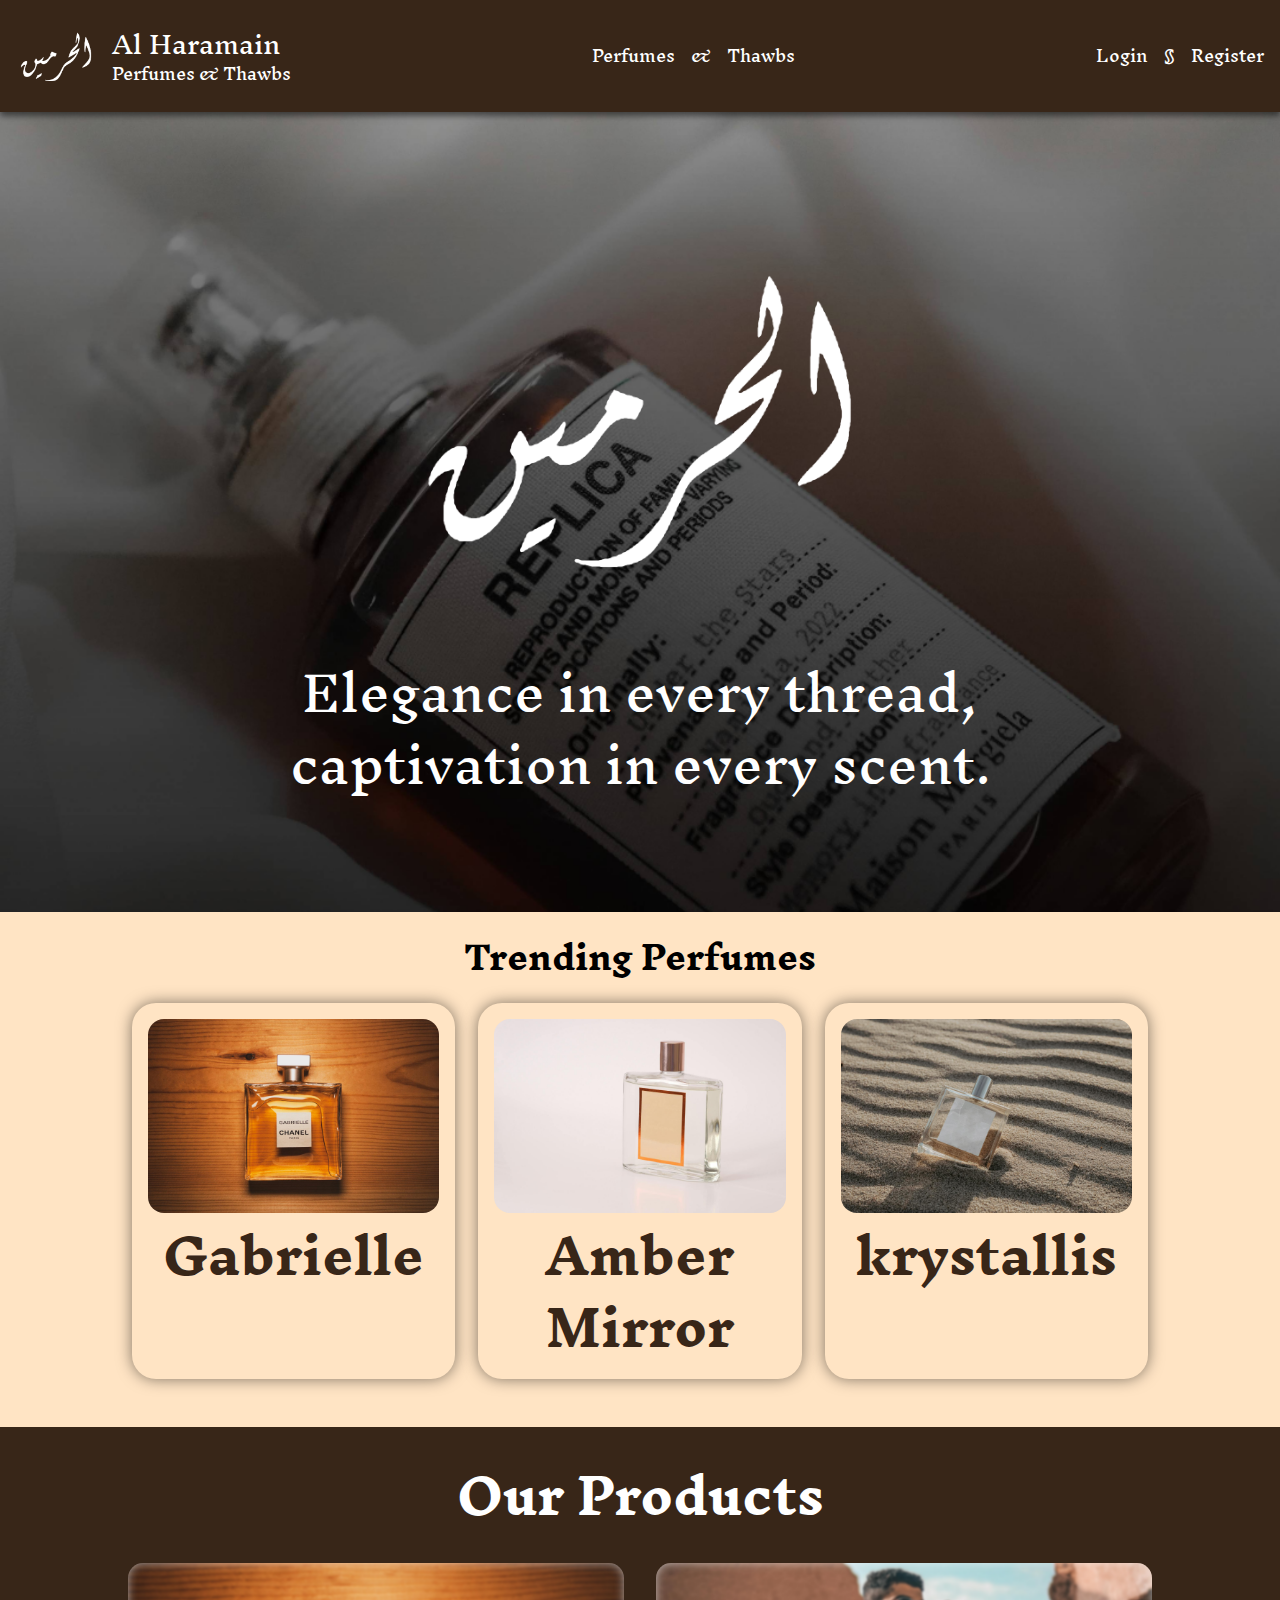
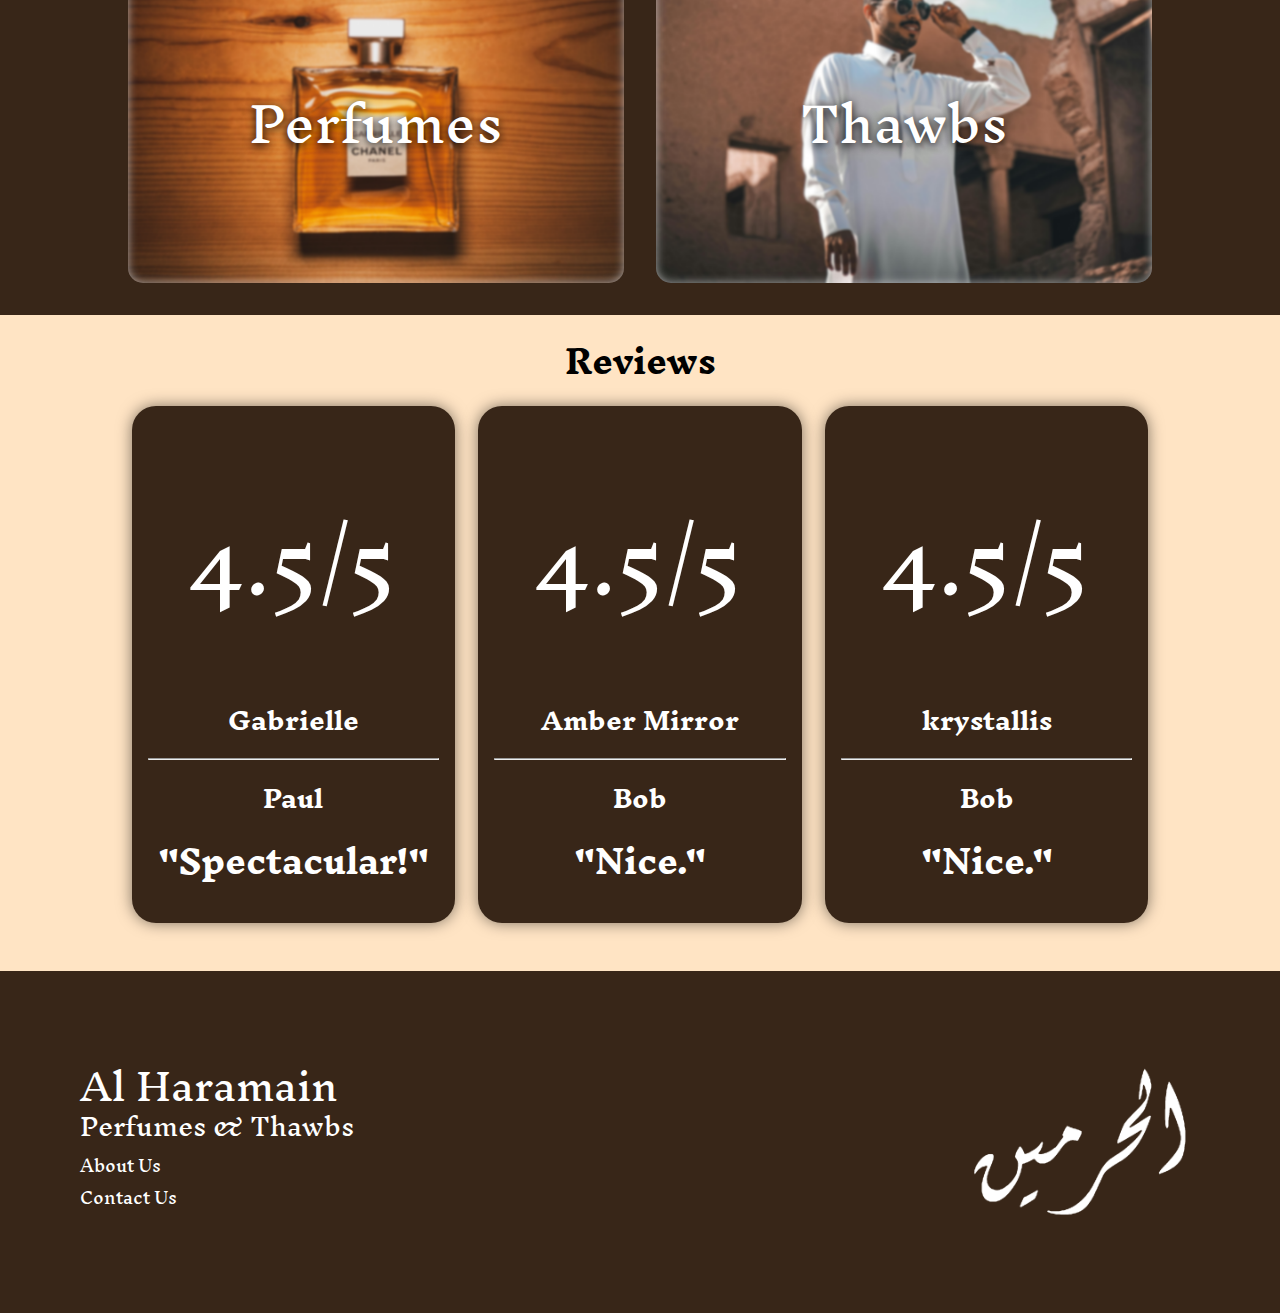
<file: index.html>
<!DOCTYPE html>
<html lang="en">
<head>
  <meta charset="UTF-8">
  <meta name="viewport" content="width=device-width, initial-scale=1.0">
  <title>Al Haramain Perfumes & Thawbs</title>
  <link rel="icon" type="image/x-icon" href="./assets/webTechProjLogo.png">
  <link href="https://fonts.googleapis.com/css2?family=Inknut+Antiqua:wght@400;700&display=swap" rel="stylesheet">
  <link rel="stylesheet" href="./CSS Files/headerFooter.css">
  <link rel="stylesheet" href="./CSS Files/index.css">
</head>
<body style="background-color: bisque; margin: 0;">
  <!-- Modular Header -->
  <header id="main-header">
    <a href="./index.html" class="logo-link">
      <div class="logo-container">
        <img src="./assets/webTechProjLogo.png" alt="Logo" class="logo">
        <div class="logo-text">
          <p class="title">Al Haramain</p>
          <p class="subtitle">Perfumes & Thawbs</p>
        </div>
      </div>
    </a>

    <!-- Hamburger Menu -->
    <div class="hamburger-menu" id="hamburger-menu">
      <span class="hamburger-icon">☰</span>
    </div>

    <!-- Navigation Links -->
    <nav class="nav-links" id="nav-links">
      <a href="./HTML Files/perfumeShop.html">Perfumes</a>
      <p>&</p>
      <a href="./HTML Files/thawbShop.html">Thawbs</a>
    </nav>

    <!-- Authentication Links -->
    <div class="auth-links" id="auth-links">
      <a href="./HTML Files/login.html">Login</a>
      <p>§</p>
      <a href="./HTML Files/register.html">Register</a>
    </div>
  </header>

  <div id="mainImg" class="main-img">
    <img src="./assets/webTechProjLogo.png" alt="Logo" class="main-img-logo">
    <p class="main-img-text">Elegance in every thread,<br>captivation in every scent.</p>  
  </div>

  <h1>Trending Perfumes</h1>
  <div id="perfume-display">
    <!--Products will dynamically get added here via JS-->
  </div>

  <div id="products" class="products-section">
    <h1 id="productsHeading">Our Products</h1>
    <div class="product-container">
      <button class="product-link perfumeBox" onclick="redirectToPerfumeShop()">
        <p>Perfumes</p>
      </button>
      <button class="product-link thawbsBox" onclick="redirectToThawbShop()">
        <p>Thawbs</p>
      </button>
    </div>
  </div>

  <h1>Reviews</h1>
  <div id="review-display">
    <!--Reviews will dynamically get added here via JS-->
  </div>

  <!-- Modular Footer -->
  <footer id="main-footer">
    <div class="footer-content">
      <div class="footer-text">
        <p class="footer-title">Al Haramain</p>
        <p class="footer-subtitle">Perfumes & Thawbs</p>
        <div class="footer-links">
          <a href="./HTML Files/aboutUs.html">About Us</a><br>
          <a href="./HTML Files/contactUs.html">Contact Us</a>
        </div>
      </div>
    </div>
    
    <div class="footer-logo-container">
      <img src="./assets/webTechProjLogo.png" alt="Logo" class="footer-logo">
    </div>
  </footer>
  
  <!--Script files-->
  <script src="./JS Files/index.js" type="module"></script>
  <script src="./JS Files/loggedInCheck.js" type="module"></script>
</body>
</html>
</file>
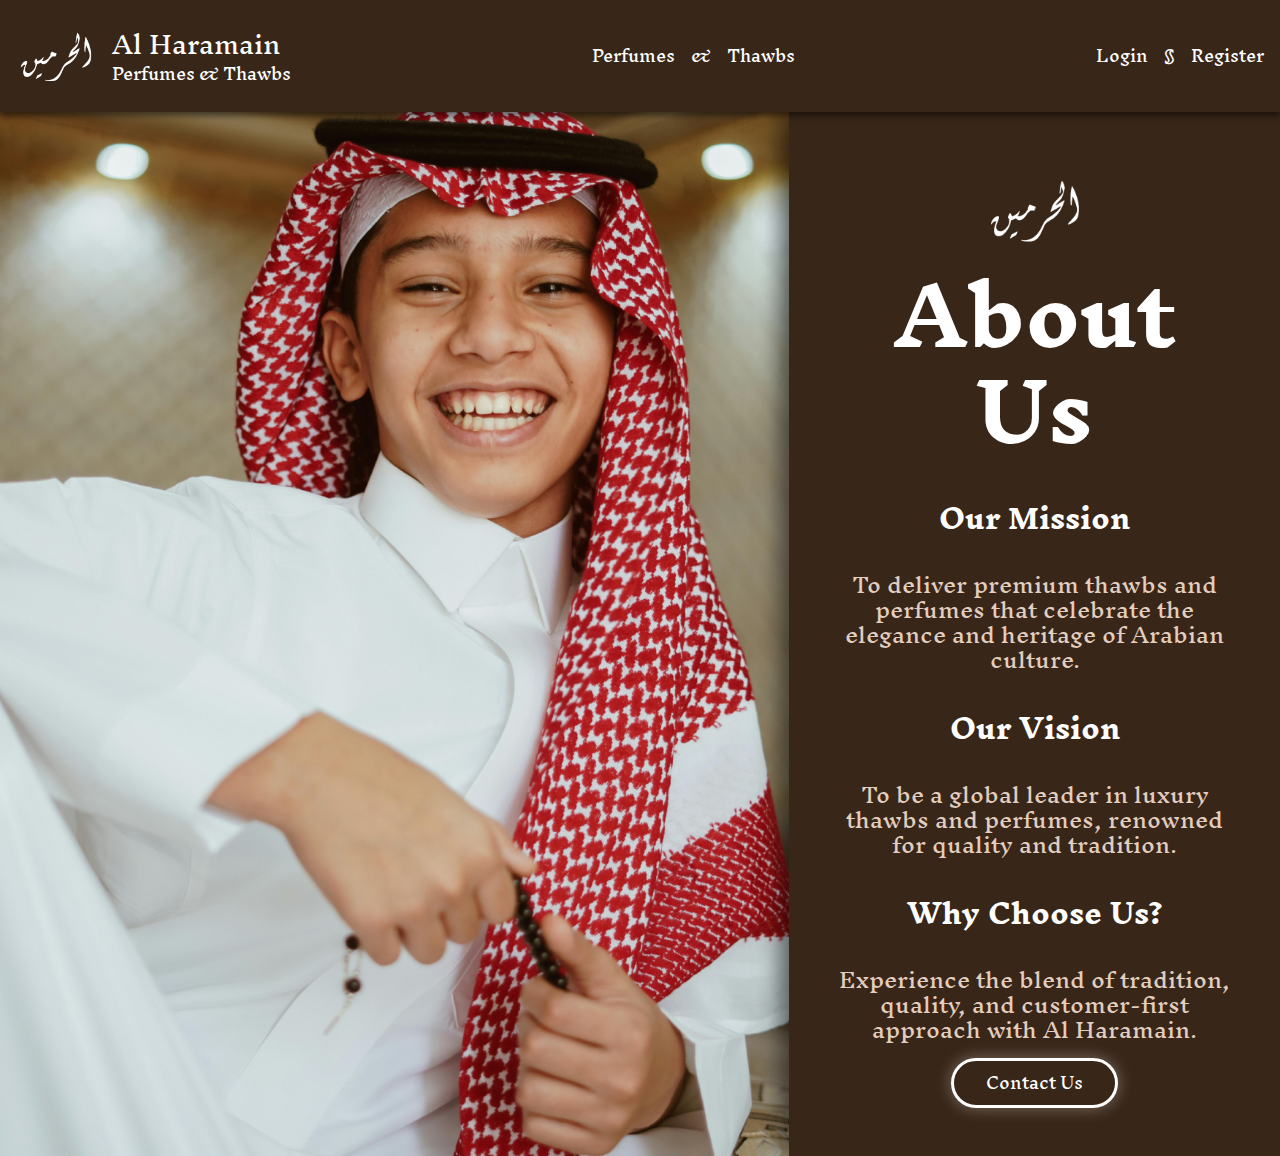
<file: HTML Files/aboutUs.html>
<!DOCTYPE html>
<html lang="en">
<head>
  <meta charset="UTF-8">
  <meta name="viewport" content="width=device-width, initial-scale=1.0">
  <title>About Us - Al Haramain Perfumes & Thawbs</title>
  <link rel="icon" type="image/x-icon" href="../assets/webTechProjLogo.png">
  <link href="https://fonts.googleapis.com/css2?family=Inknut+Antiqua:wght@400;700&display=swap" rel="stylesheet">
  <link rel="stylesheet" href="../CSS Files/aboutContact.css">
  <link rel="stylesheet" href="../CSS Files/headerFooter.css">
</head>
<body style="background-color: bisque; margin: 0;">
  <!-- Modular Header -->
  <header id="main-header">
    <a href="../index.html" class="logo-link">
      <div class="logo-container">
        <img src="../assets/webTechProjLogo.png" alt="Logo" class="logo">
        <div class="logo-text">
          <p class="title">Al Haramain</p>
          <p class="subtitle">Perfumes & Thawbs</p>
        </div>
      </div>
    </a>

    <!-- Hamburger Menu -->
    <div class="hamburger-menu" id="hamburger-menu">
      <span class="hamburger-icon">☰</span>
    </div>

    <!-- Navigation Links -->
    <nav class="nav-links" id="nav-links">
      <a href="">Perfumes</a>
      <p>&</p>
      <a href="">Thawbs</a>
    </nav>

    <!-- Authentication Links -->
    <div class="auth-links" id="auth-links">
      <a href="./login.html">Login</a>
      <p>§</p>
      <a href="./register.html">Register</a>
    </div>
  </header>

  <div class="container" data-page="aboutUs">
    <div class="left"></div>
    <div class="right">
        <div class="aboutUs">
            <img src="../assets/webTechProjLogo.png" alt="Logo" width="100rem">
            <h1>About Us</h1>
            <h2>Our Mission</h2>
            <p>To deliver premium thawbs and perfumes that celebrate the elegance and heritage of Arabian culture.</p>
            <h2>Our Vision</h2>
            <p>To be a global leader in luxury thawbs and perfumes, renowned for quality and tradition.</p>
            <h2>Why Choose Us?</h2>
            <p>Experience the blend of tradition, quality, and customer-first approach with Al Haramain.</p>
            <button class="contact-button" onclick="window.location.href = './contactUs.html';">Contact Us</button>
        </div>
    </div>
  </div>
  
  <script src="../JS Files/loggedInCheck.js" type="module"></script>
  <script src="../JS Files/index.js" type="module"></script>
</body>
</html>
</file>
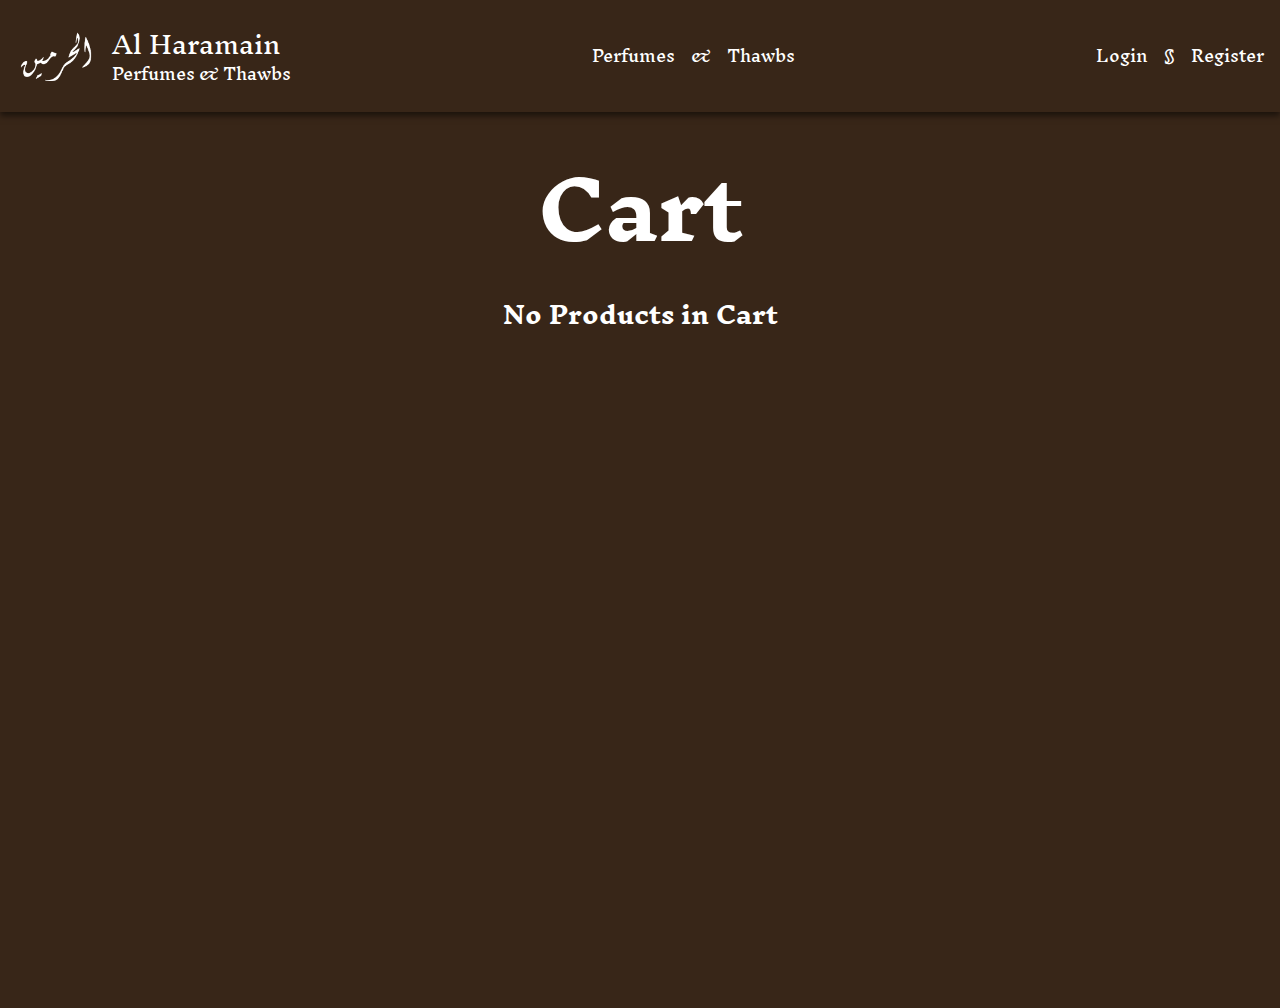
<file: HTML Files/cart.html>
<!DOCTYPE html>
<html lang="en">
<head>
    <meta charset="UTF-8">
    <meta name="viewport" content="width=device-width, initial-scale=1.0">
    <title>Cart - Al Haramain Perfumes & Thawbs</title>
    <link rel="icon" type="image/x-icon" href="../assets/webTechProjLogo.png">
    <link href="https://fonts.googleapis.com/css2?family=Inknut+Antiqua:wght@400;700&display=swap" rel="stylesheet">
    <link rel="stylesheet" href="../CSS Files/cart.css">
    <link rel="stylesheet" href="../CSS Files/headerFooter.css">
</head>
<body>
  <!-- Modular Header -->
  <header id="main-header">
    <a href="../index.html" class="logo-link">
      <div class="logo-container">
        <img src="../assets/webTechProjLogo.png" alt="Logo" class="logo">
        <div class="logo-text">
          <p class="title">Al Haramain</p>
          <p class="subtitle">Perfumes & Thawbs</p>
        </div>
      </div>
    </a>

    <!-- Hamburger Menu -->
    <div class="hamburger-menu" id="hamburger-menu">
      <span class="hamburger-icon">☰</span>
    </div>

    <!-- Navigation Links -->
    <nav class="nav-links" id="nav-links">
      <a href="./perfumeShop.html">Perfumes</a>
      <p>&</p>
      <a href="./thawbShop.html">Thawbs</a>
    </nav>

    <!-- Authentication Links -->
    <div class="auth-links" id="auth-links">
      <a href="./login.html">Login</a>
      <p>§</p>
      <a href="./register.html">Register</a>
    </div>
  </header>

  <div class="container">
    <div class="cart-details">
      <h1 id="cart-title">Cart</h1>
      <!-- Products will dynamically get added here via JS -->
    </div>
    <button id="checkout" onclick="onCheckout()">Checkout</button>
  </div>
  
  <script src="../JS Files/cart.js" type="module"></script>
  <script src="../JS Files/loggedInCheck.js" type="module"></script>
  <script src="../JS Files/index.js" type="module"></script>
</body>
</html>
</file>
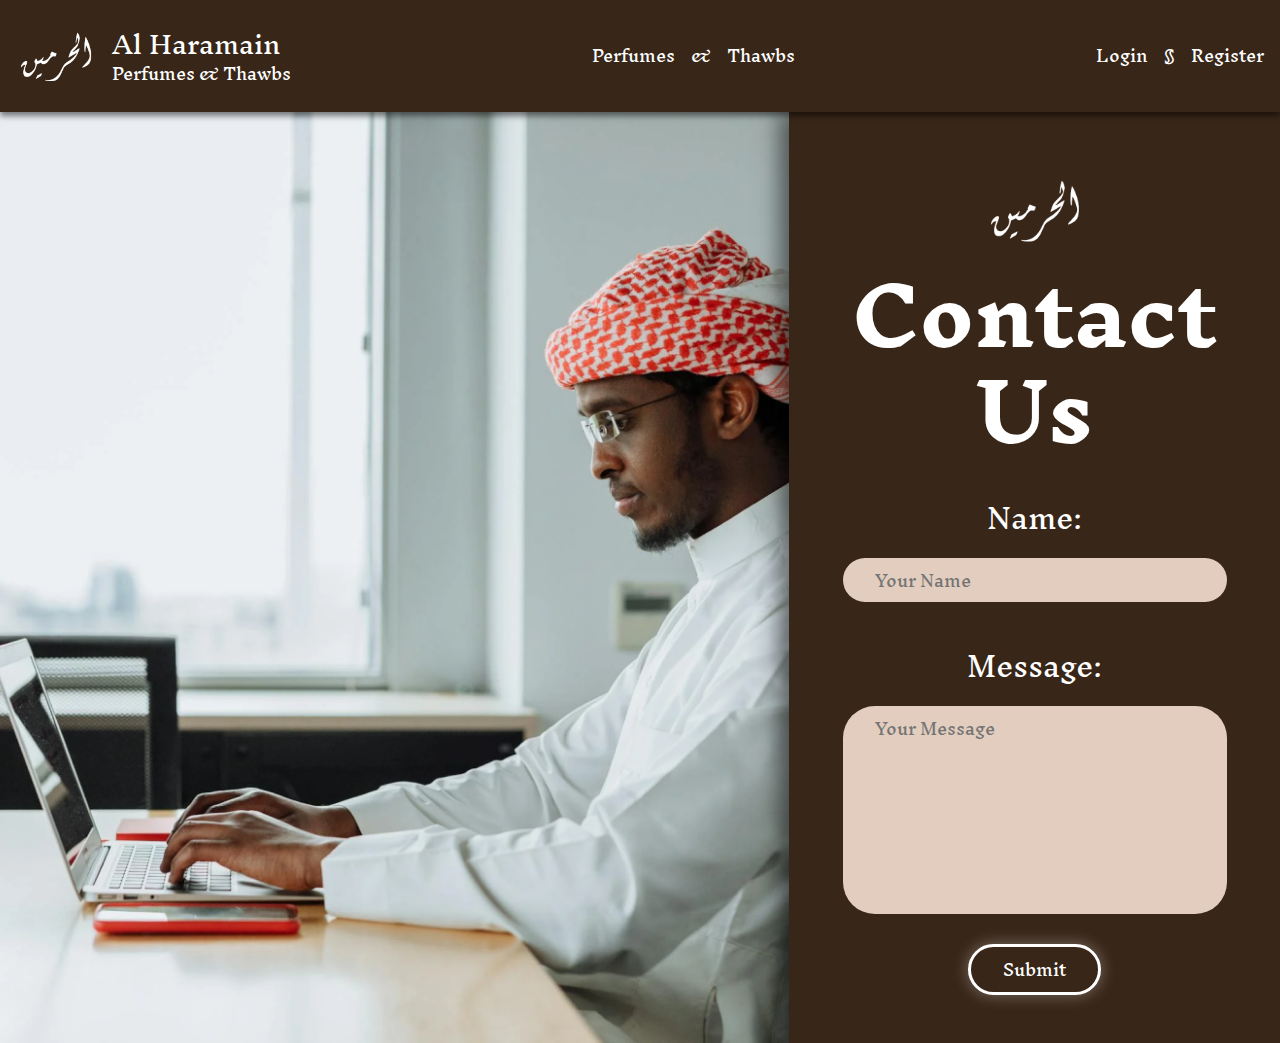
<file: HTML Files/contactUs.html>
<!DOCTYPE html>
<html lang="en">
<head>
  <meta charset="UTF-8">
  <meta name="viewport" content="width=device-width, initial-scale=1.0">
  <title>Contact Us - Al Haramain Perfumes & Thawbs</title>
  <link rel="icon" type="image/x-icon" href="../assets/webTechProjLogo.png">
  <link href="https://fonts.googleapis.com/css2?family=Inknut+Antiqua:wght@400;700&display=swap" rel="stylesheet">
  <link rel="stylesheet" href="../CSS Files/aboutContact.css">
  <link rel="stylesheet" href="../CSS Files/headerFooter.css">
</head>
<body style="background-color: bisque; margin: 0;">
  <!-- Modular Header -->
  <header id="main-header">
    <a href="../index.html" class="logo-link">
      <div class="logo-container">
        <img src="../assets/webTechProjLogo.png" alt="Logo" class="logo">
        <div class="logo-text">
          <p class="title">Al Haramain</p>
          <p class="subtitle">Perfumes & Thawbs</p>
        </div>
      </div>
    </a>

    <!-- Hamburger Menu -->
    <div class="hamburger-menu" id="hamburger-menu">
      <span class="hamburger-icon">☰</span>
    </div>

    <!-- Navigation Links -->
    <nav class="nav-links" id="nav-links">
      <a href="./perfumeShop.html">Perfumes</a>
      <p>&</p>
      <a href="./thawbShop.html">Thawbs</a>
    </nav>

    <!-- Authentication Links -->
    <div class="auth-links" id="auth-links">
      <a href="./login.html">Login</a>
      <p>§</p>
      <a href="./register.html">Register</a>
    </div>
  </header>

  <div class="container" data-page="contactUs">
    <div class="left"></div>
    <div class="right">
        <div class="contactUs">
            <img src="../assets/webTechProjLogo.png" alt="Logo" width="100rem">
            <h1>Contact Us</h1>
            <form class="contact-form">
              <label for="name">Name:</label>
              <input type="text" id="name" name="name" placeholder="Your Name" required>
              
              <label for="message">Message:</label>
              <textarea id="message" name="message" placeholder="Your Message" rows="5" required></textarea>
              
              <button type="submit">Submit</button>
          </form>
        </div>
    </div>
  </div>
  
  <script src="../JS Files/loggedInCheck.js" type="module"></script>
  <script src="../JS Files/index.js" type="module"></script>
</body>
</html>
</file>
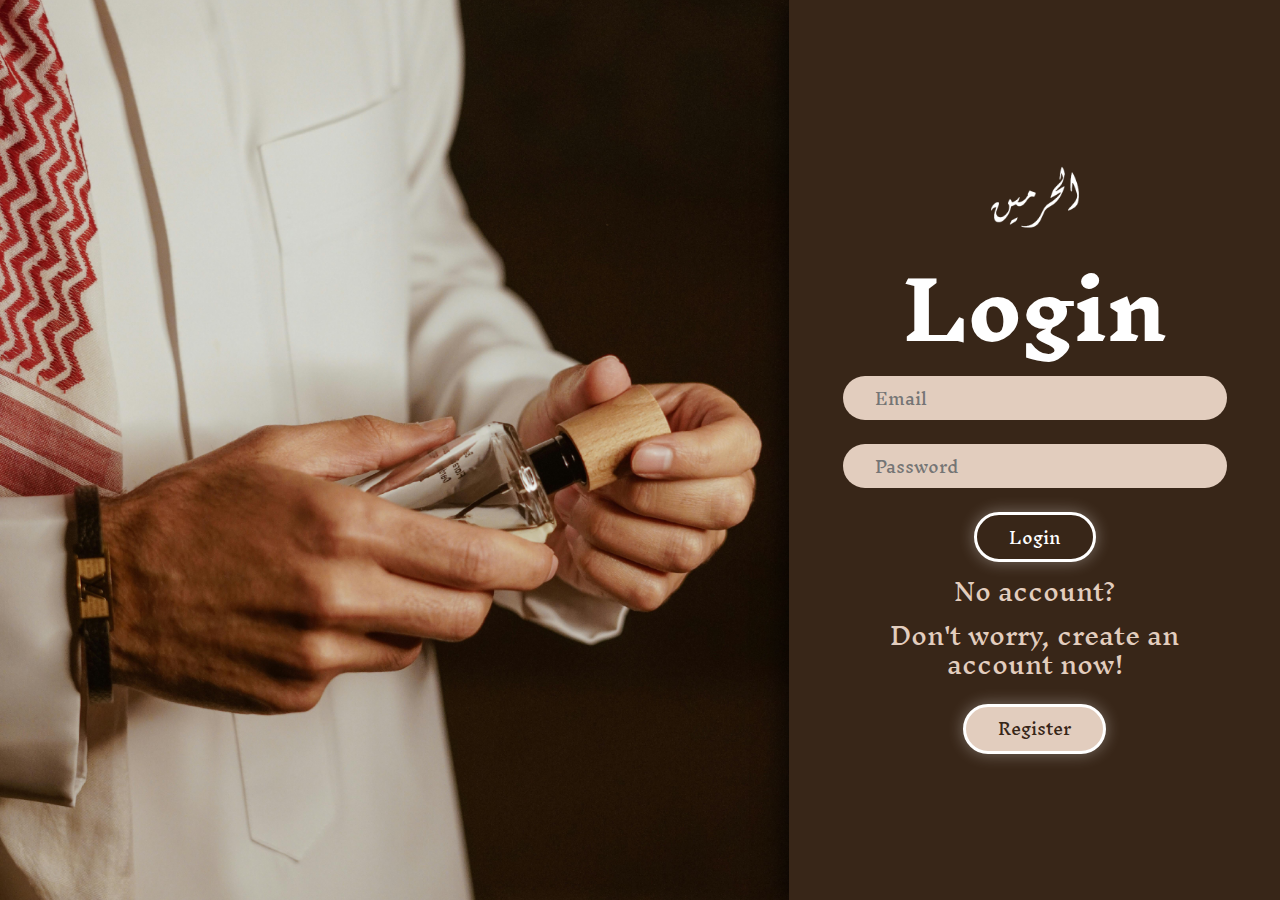
<file: HTML Files/login.html>
<!DOCTYPE html>
<html lang="en">
<head>
    <meta charset="UTF-8">
    <meta name="viewport" content="width=device-width, initial-scale=1.0">
    <title>Login - Al Haramain Perfumes & Thawbs</title>
    <link rel="icon" type="image/x-icon" href="../assets/webTechProjLogo.png">
    <link href="https://fonts.googleapis.com/css2?family=Inknut+Antiqua:wght@400;700&display=swap" rel="stylesheet">
    <link rel="stylesheet" href="../CSS Files/loginReg.css">
</head>
<body>
    <div class="container" data-page="login">
        <div class="left"></div>
        <div class="right">
            <div class="login-form">
                <img src="../assets/webTechProjLogo.png" alt="Logo" width="100rem">
                <h1>Login</h1>
                <input id="email" type="email" placeholder="Email" required>
                <input id="password" type="password" placeholder="Password" required>
                <button onclick="handleLogin()">Login</button>
                <p id="error-message" class="error"></p>
                <p>No account?</p>
                <p>Don't worry, create an account now!</p>
                <button class="register-button" onclick="redirectToRegister()">Register</button>
            </div>
        </div>
    </div>
    <script type="module" src="../JS Files/loginReg.js"></script>
</body>
</html>
</file>
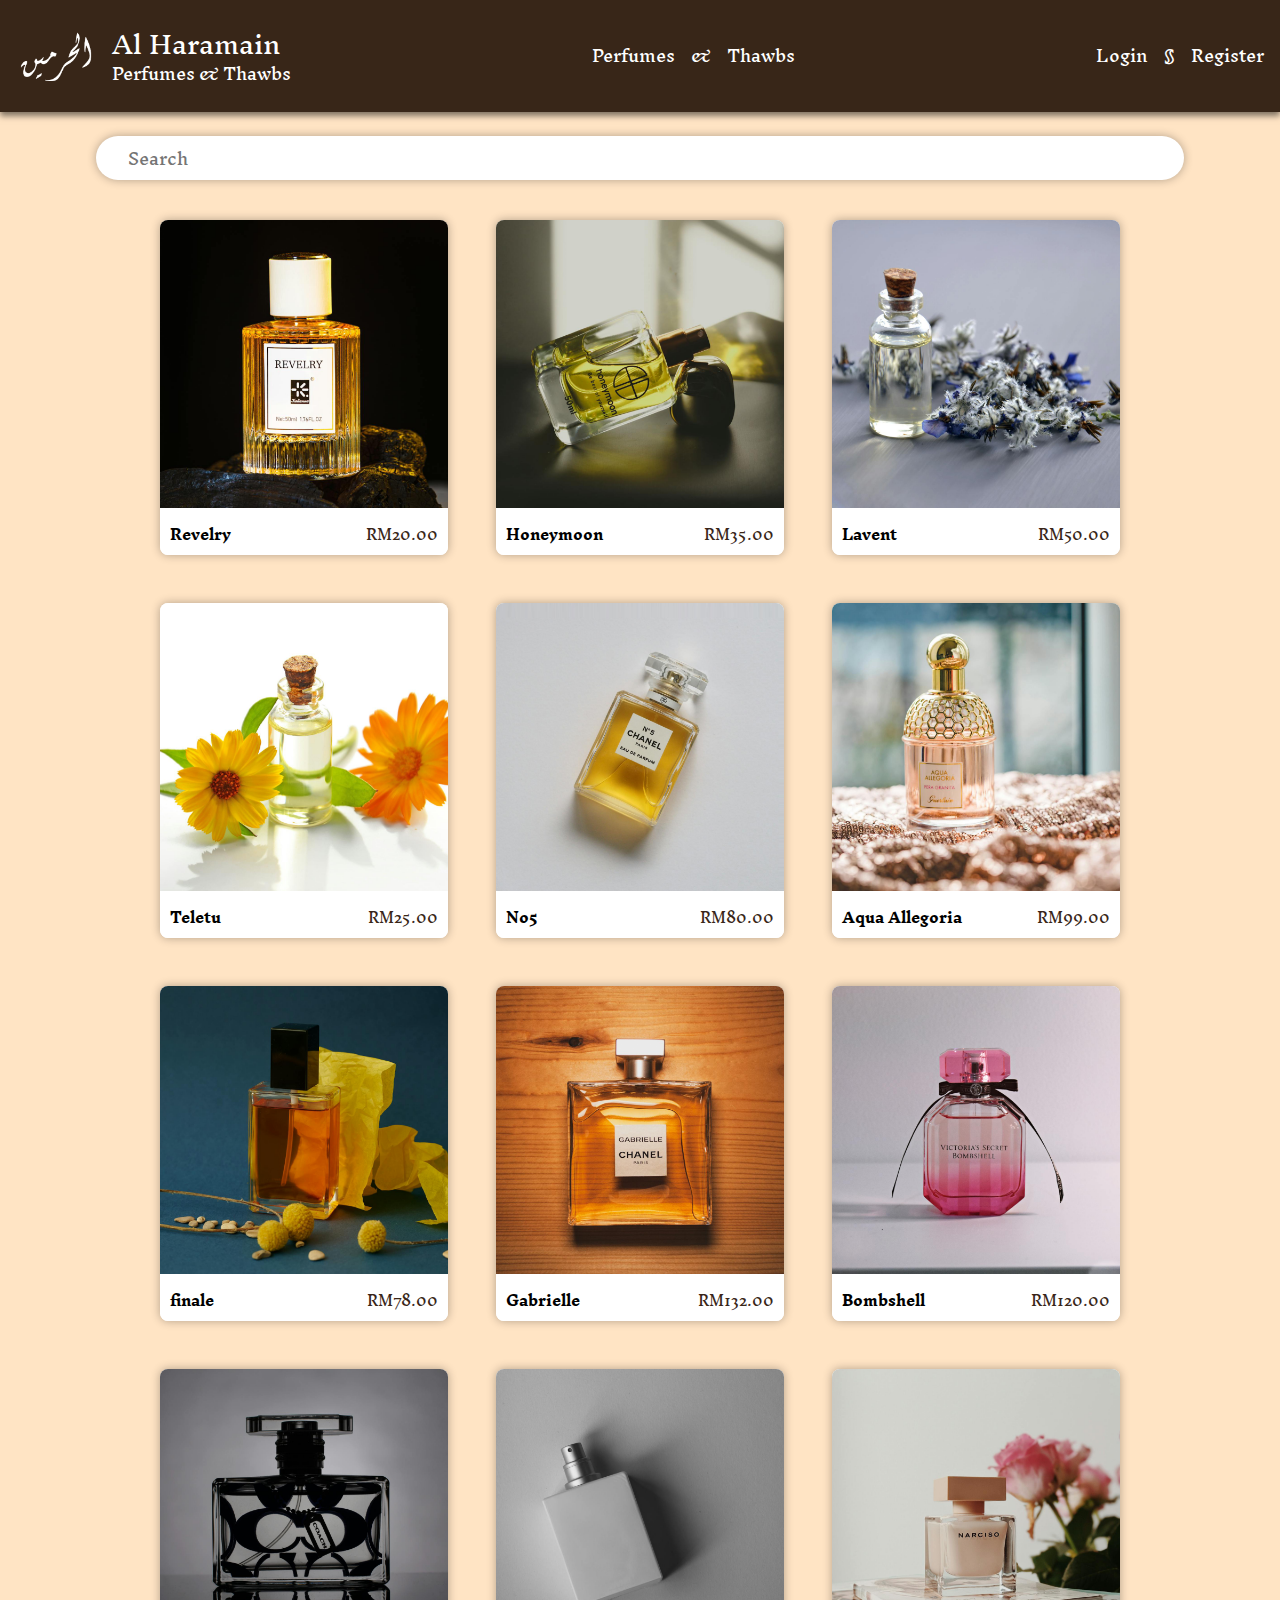
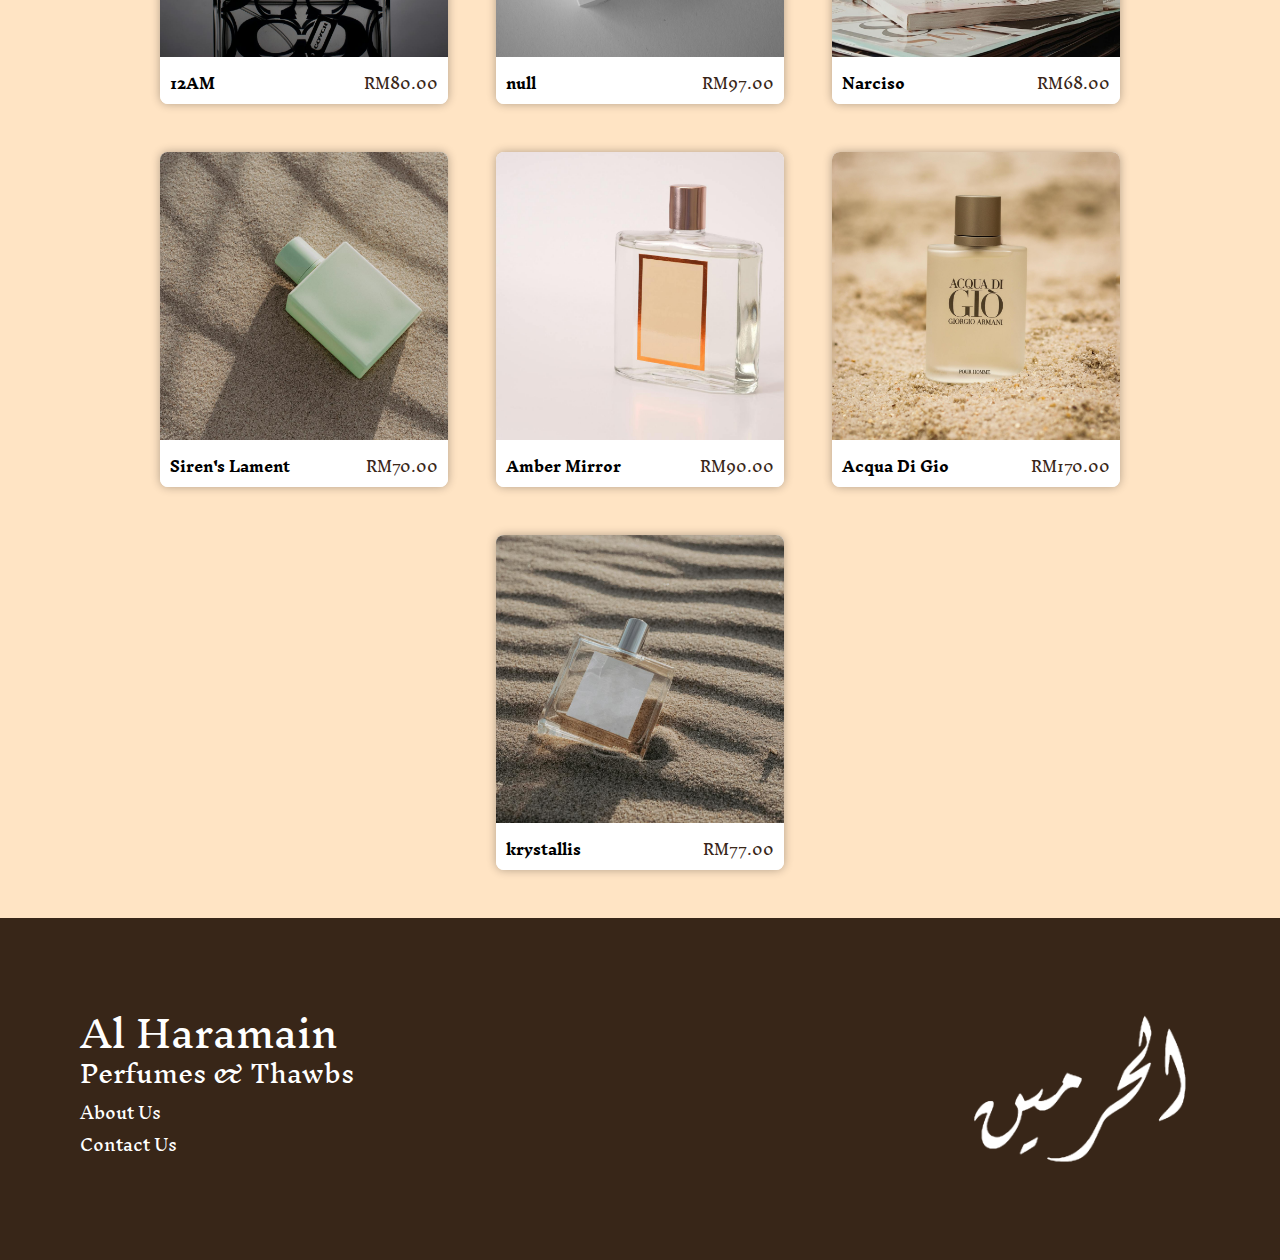
<file: HTML Files/perfumeProductPage.html>
<!DOCTYPE html>
<html lang="en">
<head>
    <meta charset="UTF-8">
    <meta name="viewport" content="width=device-width, initial-scale=1.0">
    <title>Perfume - Al Haramain Perfumes & Thawbs</title>
    <link rel="icon" type="image/x-icon" href="../assets/webTechProjLogo.png">
    <link href="https://fonts.googleapis.com/css2?family=Inknut+Antiqua:wght@400;700&display=swap" rel="stylesheet">
    <link rel="stylesheet" href="../CSS Files/product.css">
    <link rel="stylesheet" href="../CSS Files/headerFooter.css">
    <script src="https://accounts.google.com/gsi/client" async defer></script>
</head>
<body>
  <!-- Modular Header -->
  <header id="main-header">
    <a href="../index.html" class="logo-link">
      <div class="logo-container">
        <img src="../assets/webTechProjLogo.png" alt="Logo" class="logo">
        <div class="logo-text">
          <p class="title">Al Haramain</p>
          <p class="subtitle">Perfumes & Thawbs</p>
        </div>
      </div>
    </a>

    <!-- Hamburger Menu -->
    <div class="hamburger-menu" id="hamburger-menu">
      <span class="hamburger-icon">☰</span>
    </div>

    <!-- Navigation Links -->
    <nav class="nav-links" id="nav-links">
      <a href="./perfumeShop.html">Perfumes</a>
      <p>&</p>
      <a href="./thawbShop.html">Thawbs</a>
    </nav>

    <!-- Authentication Links -->
    <div class="auth-links" id="auth-links">
      <a href="./login.html">Login</a>
      <p>§</p>
      <a href="./register.html">Register</a>
    </div>
  </header>

  <div class="container">
      <div class="left">
        <!-- Image will be dynamically inserted here -->
      </div>
      <div class="right">
          <div class="product-details">
            <h1>Perfume Name</h1>
            <p>by</p>
            <h2>Company Name</h2>
            <p id="description">Description</p>
            <h1 id="overall-rating">4.5/5</h1>
            <a id="review-link" href="./perfumeReviews.html">Read Reviews -></a>
            <div id="quantity-price-container">
              <div id="quantity-changer">
                <button id="decrement">-</button>
                <h3 id="quantity">1</h3>
                <button id="increment">+</button>
              </div>
              <div id="price-display">
                <div class="price-column">
                  <p id="total-price">10.00</p>
                  <p id="currency">MYR</p>
                </div>
                <div class="price-column">
                  <button id="myr-toggle" class="active">MYR</button>
                  <button id="usd-toggle">USD</button>
                </div>
              </div>
            </div>
            <div id="purchase-buttons">
              <button id="buy-button" onclick="buyNow()">Buy Now</button>
              <button onclick="addToCart()">Add to cart</button>
            </div>
          </div>
      </div>
  </div>
 
  <script src="../JS Files/perfumeProduct.js" type="module"></script>
  <script src="../JS Files/loggedInCheck.js" type="module"></script>
  <script src="../JS Files/index.js" type="module"></script>
</body>
</html>
</file>
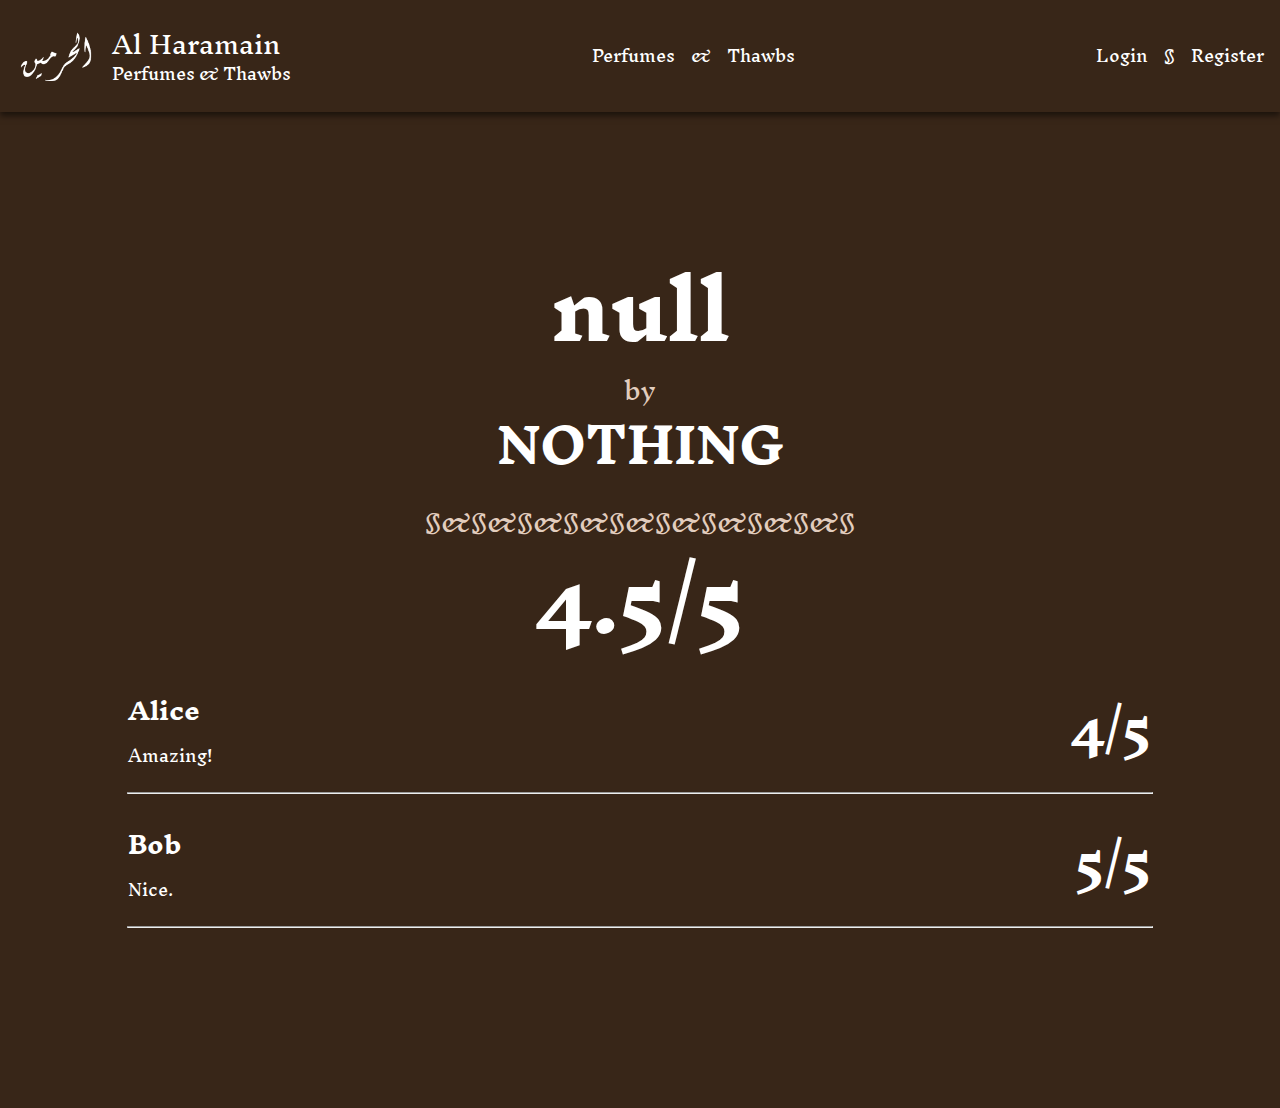
<file: HTML Files/perfumeReviews.html>
<!DOCTYPE html>
<html lang="en">
<head>
    <meta charset="UTF-8">
    <meta name="viewport" content="width=device-width, initial-scale=1.0">
    <title>Reviews - Al Haramain Perfumes & Thawbs</title>
    <link rel="icon" type="image/x-icon" href="../assets/webTechProjLogo.png">
    <link href="https://fonts.googleapis.com/css2?family=Inknut+Antiqua:wght@400;700&display=swap" rel="stylesheet">
    <link rel="stylesheet" href="../CSS Files/reviews.css">
    <link rel="stylesheet" href="../CSS Files/headerFooter.css">
</head>
<body>
  <!-- Modular Header -->
  <header id="main-header">
    <a href="../index.html" class="logo-link">
      <div class="logo-container">
        <img src="../assets/webTechProjLogo.png" alt="Logo" class="logo">
        <div class="logo-text">
          <p class="title">Al Haramain</p>
          <p class="subtitle">Perfumes & Thawbs</p>
        </div>
      </div>
    </a>

    <!-- Hamburger Menu -->
    <div class="hamburger-menu" id="hamburger-menu">
      <span class="hamburger-icon">☰</span>
    </div>

    <!-- Navigation Links -->
    <nav class="nav-links" id="nav-links">
      <a href="./perfumeShop.html">Perfumes</a>
      <p>&</p>
      <a href="./thawbShop.html">Thawbs</a>
    </nav>

    <!-- Authentication Links -->
    <div class="auth-links" id="auth-links">
      <a href="./login.html">Login</a>
      <p>§</p>
      <a href="./register.html">Register</a>
    </div>
  </header>

  <div class="container">
    <div class="product-details">
      <h1 id="perfume-name">Perfume Name</h1>
      <p>by</p>
      <h2 id="company-name">Company Name</h2>
      <p>§&§&§&§&§&§&§&§&§&§</p>
      <h1 id="overall-rating">4.5/5</h1>
      <br>
    </div>
  </div>
  
  <script src="../JS Files/perfumeReviews.js" type="module"></script>
  <script src="../JS Files/loggedInCheck.js" type="module"></script>
  <script src="../JS Files/index.js" type="module"></script>
</body>
</html>
</file>
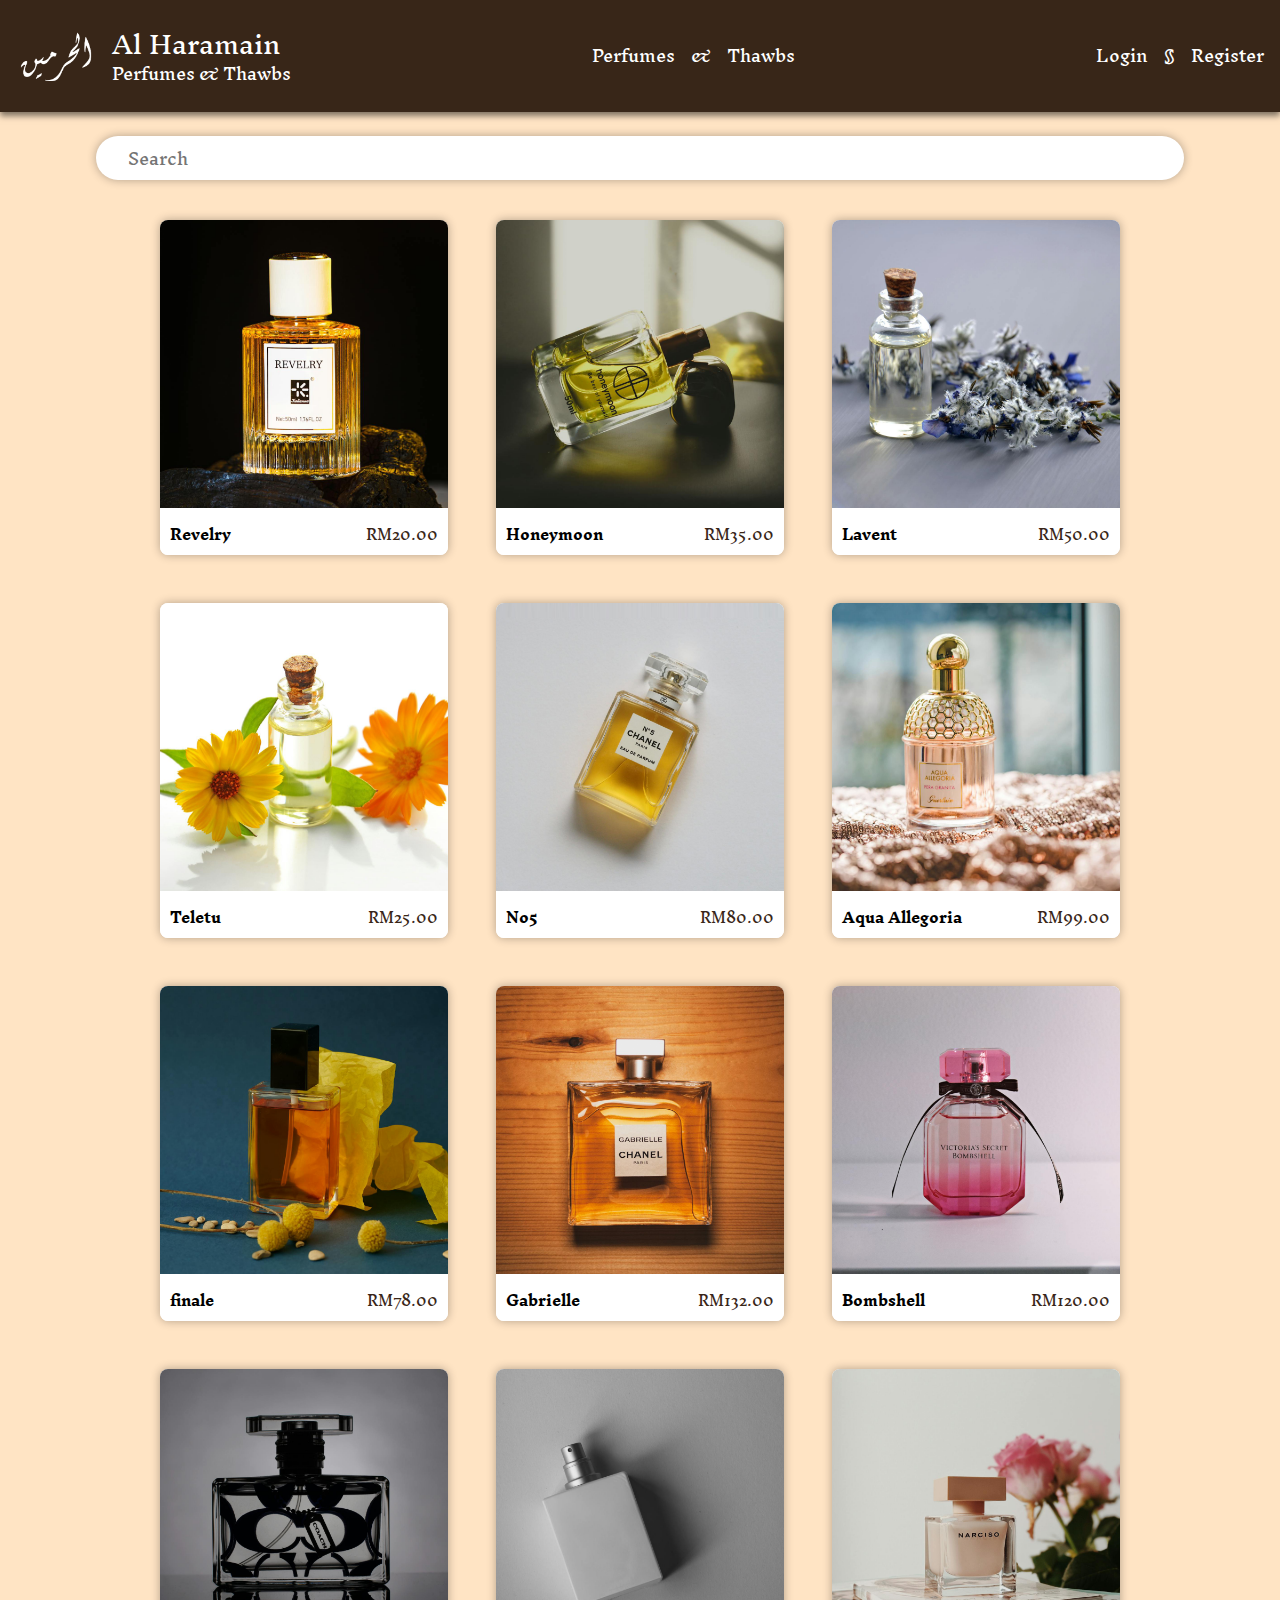
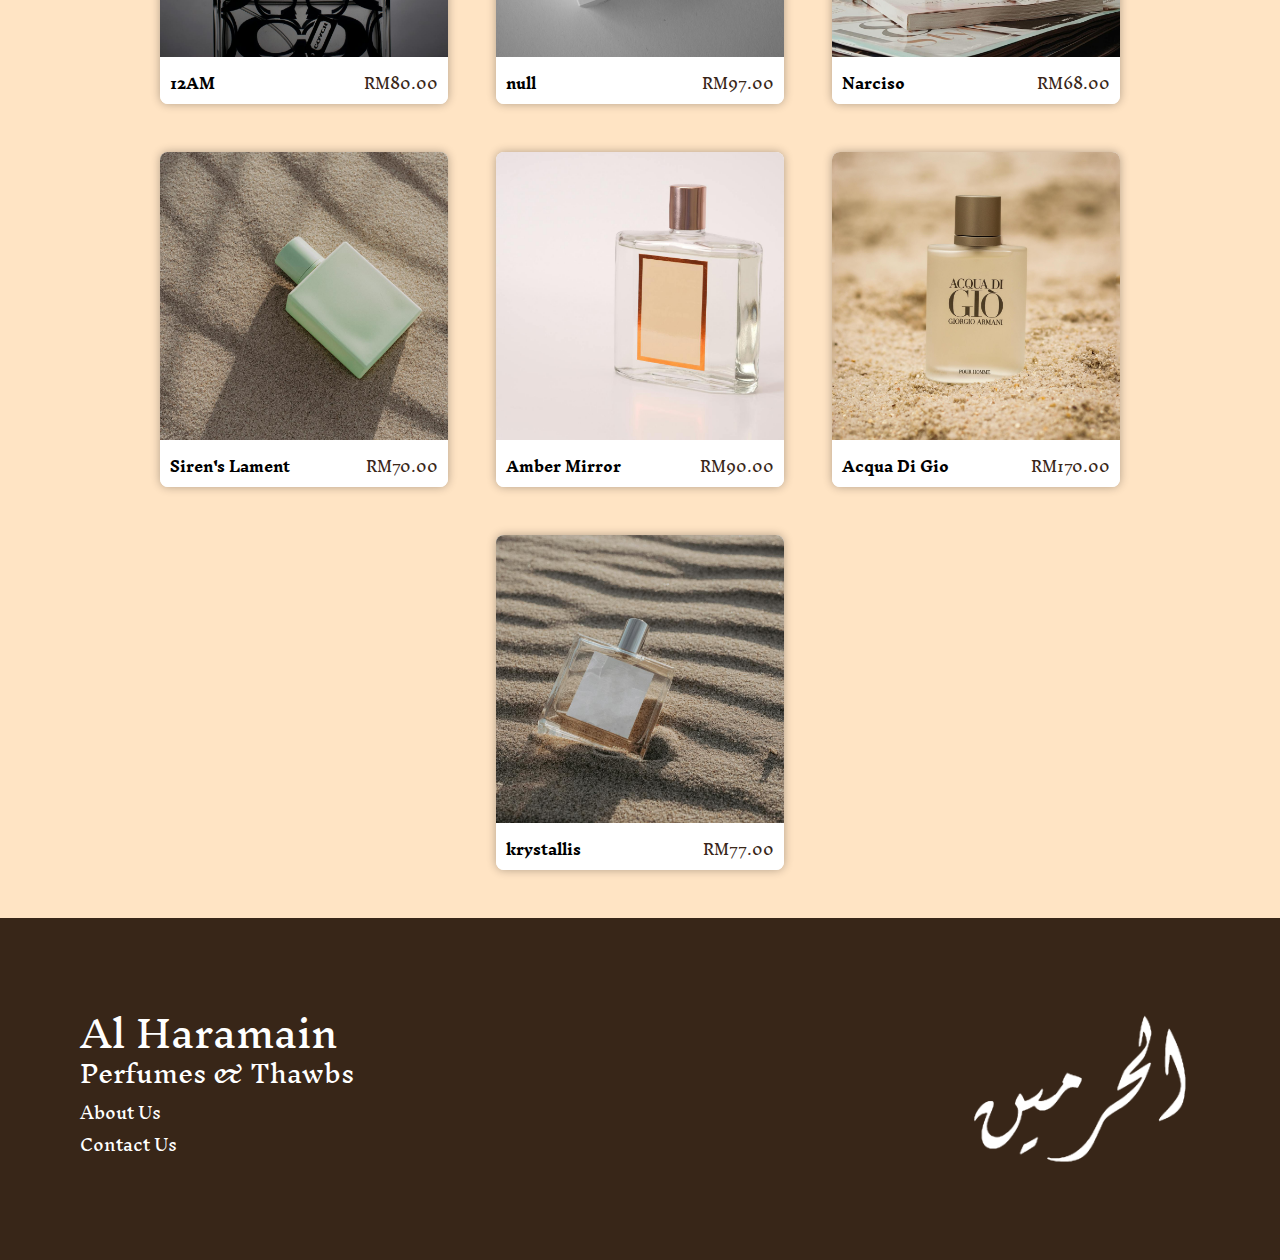
<file: HTML Files/perfumeShop.html>
<!DOCTYPE html>
<html lang="en">
<head>
  <meta charset="UTF-8">
  <meta name="viewport" content="width=device-width, initial-scale=1.0">
  <title>Perfumes - Al Haramain Perfumes & Thawbs</title>
  <link rel="icon" type="image/x-icon" href="../assets/webTechProjLogo.png">
  <link href="https://fonts.googleapis.com/css2?family=Inknut+Antiqua:wght@400;700&display=swap" rel="stylesheet">
  <link rel="stylesheet" href="../CSS Files/shop.css">
  <link rel="stylesheet" href="../CSS Files/headerFooter.css">
</head>
<body style="background-color: bisque; margin: 0;">
  <!-- Modular Header -->
  <header id="main-header">
    <a href="../index.html" class="logo-link">
      <div class="logo-container">
        <img src="../assets/webTechProjLogo.png" alt="Logo" class="logo">
        <div class="logo-text">
          <p class="title">Al Haramain</p>
          <p class="subtitle">Perfumes & Thawbs</p>
        </div>
      </div>
    </a>

    <!-- Hamburger Menu -->
    <div class="hamburger-menu" id="hamburger-menu">
      <span class="hamburger-icon">☰</span>
    </div>

    <!-- Navigation Links -->
    <nav class="nav-links" id="nav-links">
      <a href="./perfumeShop.html">Perfumes</a>
      <p>&</p>
      <a href="./thawbShop.html">Thawbs</a>
    </nav>

    <!-- Authentication Links -->
    <div class="auth-links" id="auth-links">
      <a href="./login.html">Login</a>
      <p>§</p>
      <a href="./register.html">Register</a>
    </div>
  </header>

  <!-- Search Bar -->
  <section id="search-section">
    <input 
      type="text" 
      id="search-bar" 
      placeholder="Search"
    >
  </section>

  <!-- Product Grid -->
  <section id="product-grid">
    <!-- Products will dynamically get added here via JS -->
  </section>
  
  <!-- Modular Footer -->
  <footer id="main-footer">
    <div class="footer-content">
      <div class="footer-text">
        <p class="footer-title">Al Haramain</p>
        <p class="footer-subtitle">Perfumes & Thawbs</p>
        <div class="footer-links">
          <a href="./aboutUs.html">About Us</a><br>
          <a href="./contactUs.html">Contact Us</a>
        </div>
      </div>
    </div>
    <!-- New container for the logo to align it to the right -->
    <div class="footer-logo-container">
      <img src="../assets/webTechProjLogo.png" alt="Logo" class="footer-logo">
    </div>
  </footer>
  
  <script src="../JS Files/perfumeShop.js" type="module"></script>
  <script src="../JS Files/loggedInCheck.js" type="module"></script>
  <script src="../JS Files/index.js" type="module"></script>
</body>
</html>
</file>
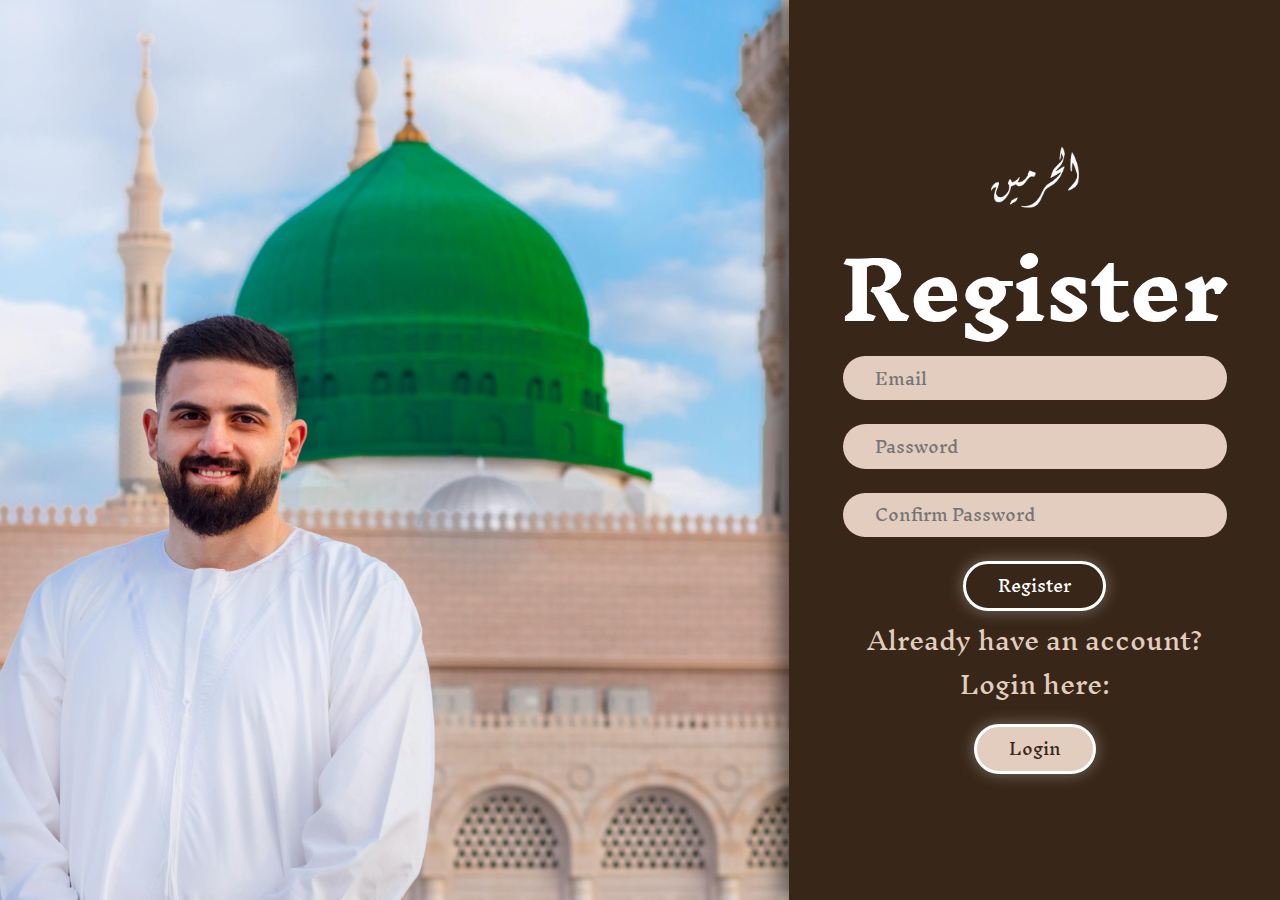
<file: HTML Files/register.html>
<!DOCTYPE html>
<html lang="en">
<head>
    <meta charset="UTF-8">
    <meta name="viewport" content="width=device-width, initial-scale=1.0">
    <title>Register - Al Haramain Perfumes & Thawbs</title>
    <link rel="icon" type="image/x-icon" href="../assets/webTechProjLogo.png">
    <link href="https://fonts.googleapis.com/css2?family=Inknut+Antiqua:wght@400;700&display=swap" rel="stylesheet">
    <link rel="stylesheet" href="../CSS Files/loginReg.css">
</head>
<body>
    <div class="container" data-page="register">
        <div class="left">
        </div>
        <div class="right">
            <div class="login-form">
                <img src="../assets/webTechProjLogo.png" alt="Logo" width="100rem">
                <h1>Register</h1>
                <input id="email" type="email" placeholder="Email" required>
                <input id="password" type="password" placeholder="Password" required>
                <input id="confirm-password" type="password" placeholder="Confirm Password" required>
                <button onclick="handleRegister()">Register</button>
                <p id="error-message" class="error"></p>
                <p>Already have an account?</p>
                <p>Login here:</p>
                <button class="register-button" onclick="redirectToLogin()">Login</button>
            </div>
        </div>
    </div>
    <script type="module" src="../JS Files/loginReg.js"></script>
</body>
</html>
</file>
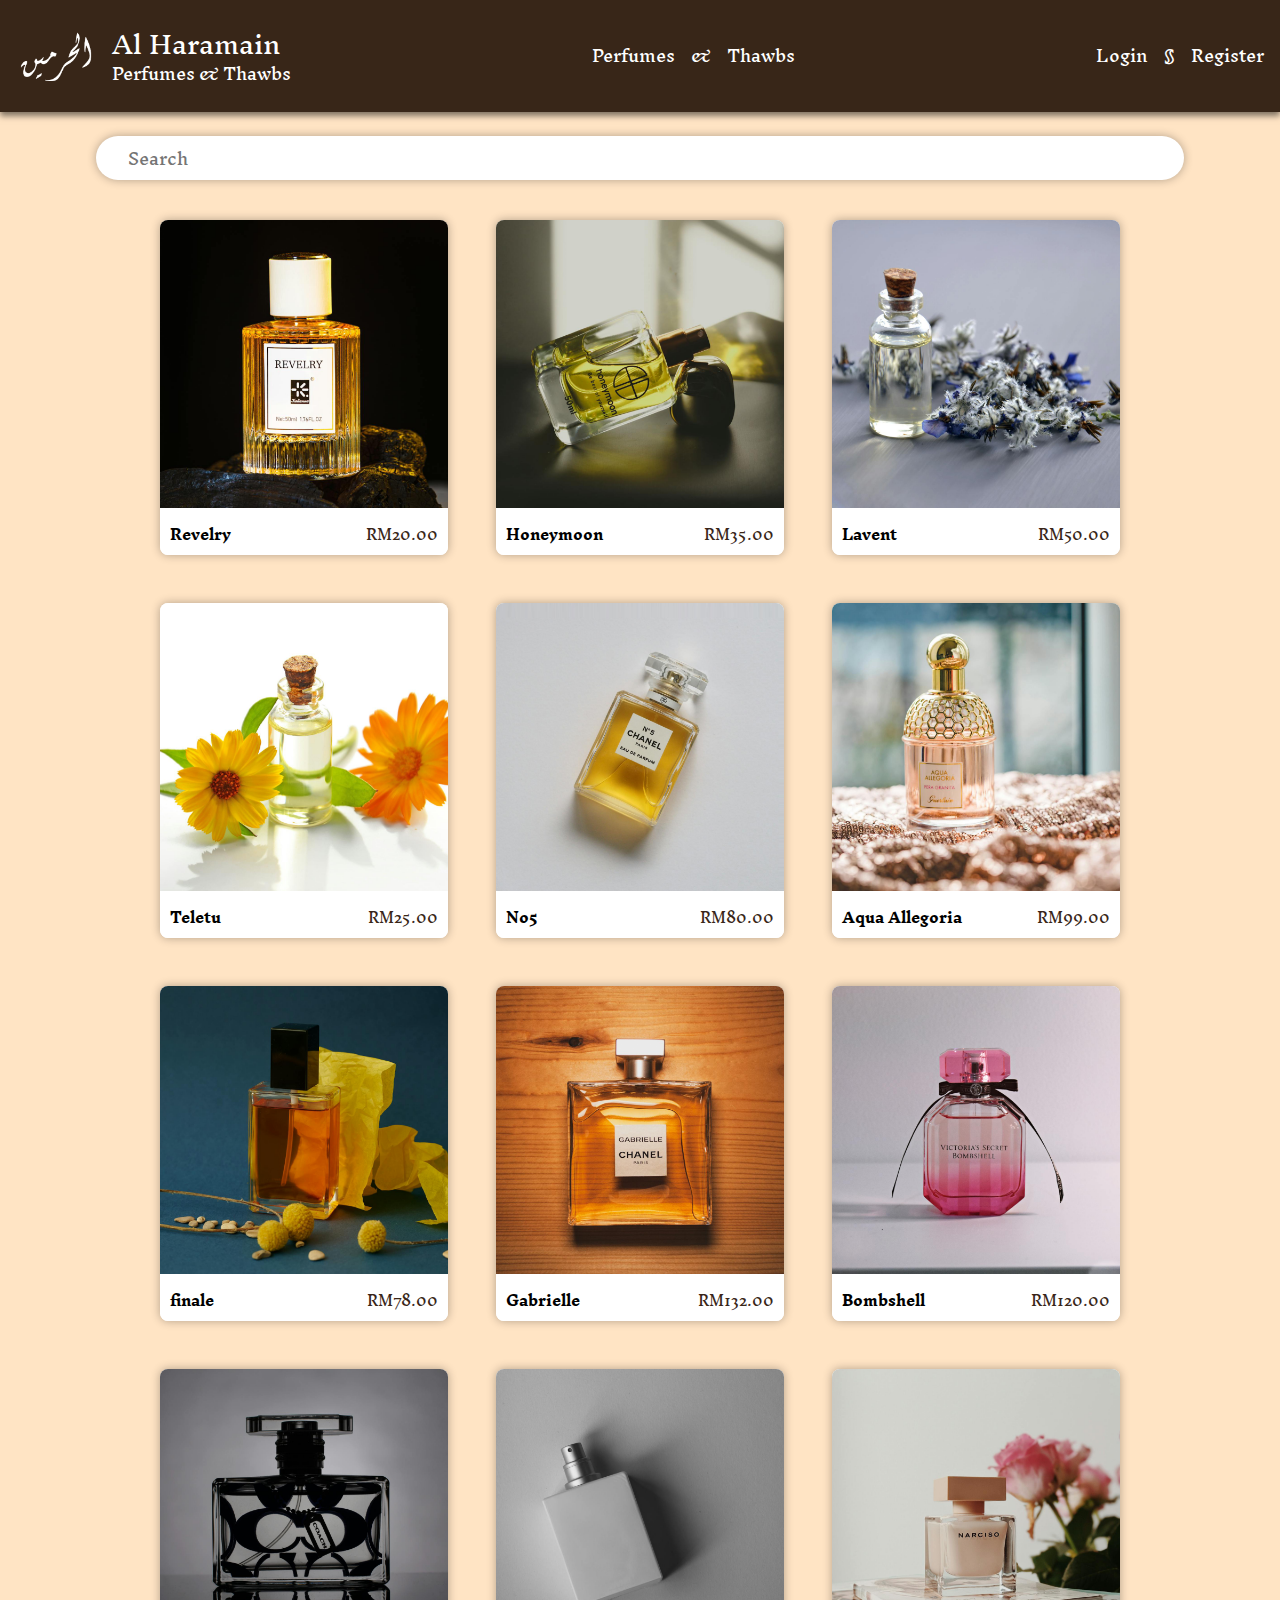
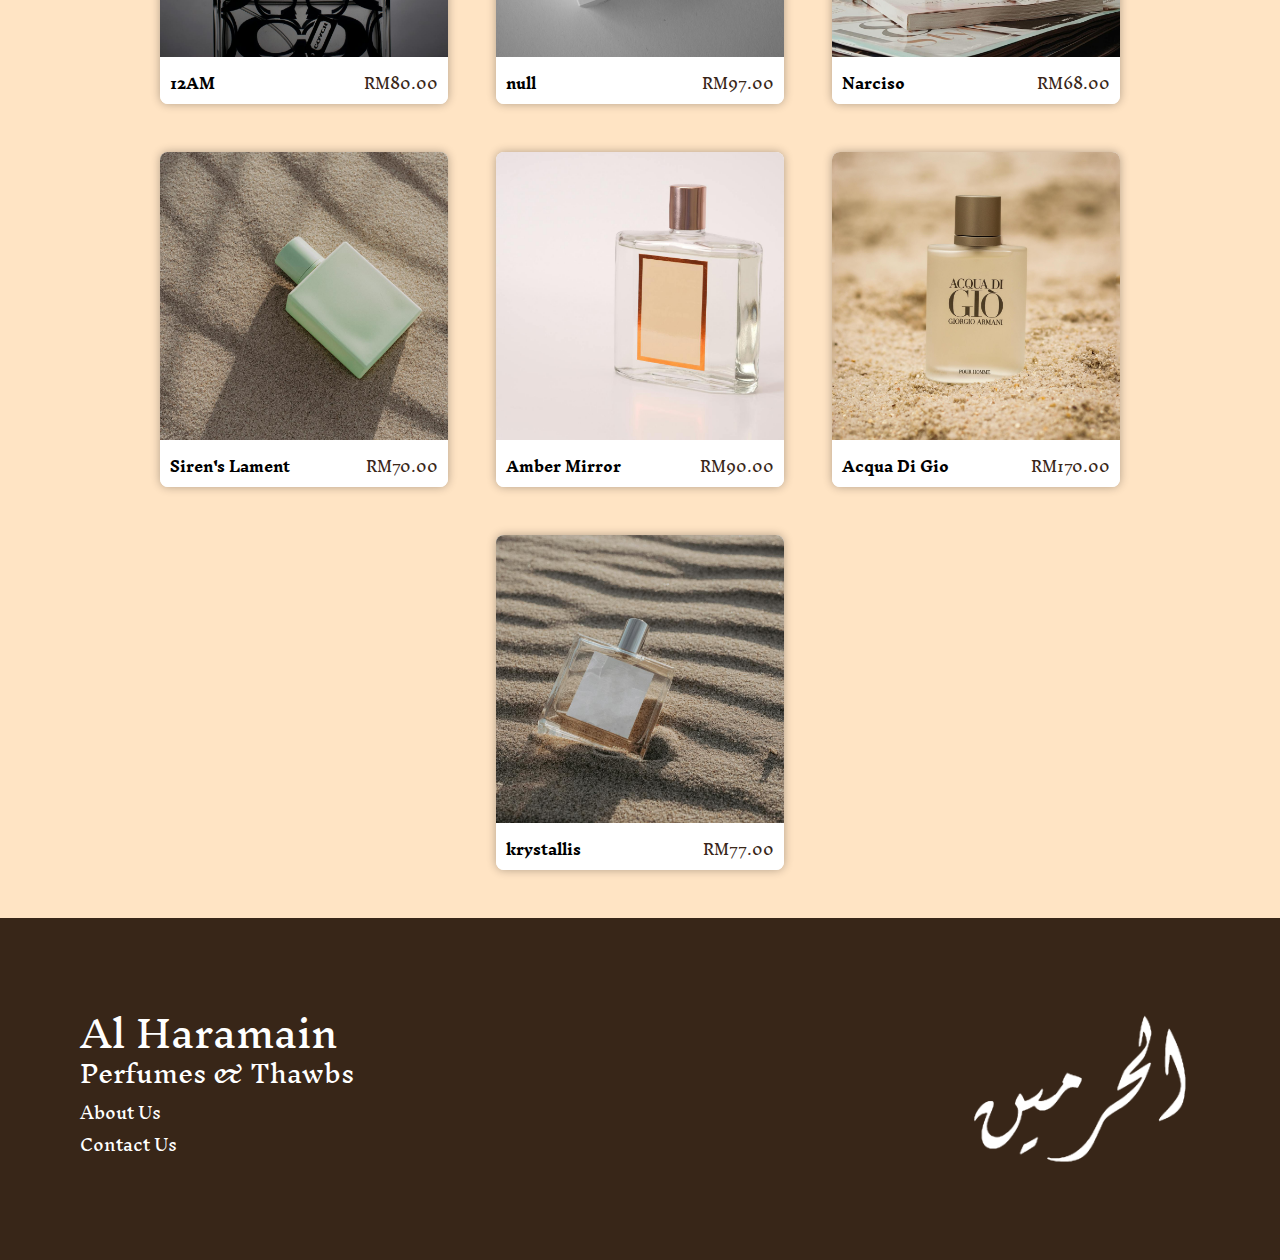
<file: HTML Files/thawbProductPage.html>
<!DOCTYPE html>
<html lang="en">
<head>
    <meta charset="UTF-8">
    <meta name="viewport" content="width=device-width, initial-scale=1.0">
    <title>Thawb - Al Haramain Perfumes & Thawbs</title>
    <link rel="icon" type="image/x-icon" href="../assets/webTechProjLogo.png">
    <link href="https://fonts.googleapis.com/css2?family=Inknut+Antiqua:wght@400;700&display=swap" rel="stylesheet">
    <link rel="stylesheet" href="../CSS Files/product.css">
    <link rel="stylesheet" href="../CSS Files/headerFooter.css">
</head>
<body>
  <!-- Modular Header -->
  <header id="main-header">
    <a href="../index.html" class="logo-link">
      <div class="logo-container">
        <img src="../assets/webTechProjLogo.png" alt="Logo" class="logo">
        <div class="logo-text">
          <p class="title">Al Haramain</p>
          <p class="subtitle">Perfumes & Thawbs</p>
        </div>
      </div>
    </a>

    <!-- Hamburger Menu -->
    <div class="hamburger-menu" id="hamburger-menu">
      <span class="hamburger-icon">☰</span>
    </div>

    <!-- Navigation Links -->
    <nav class="nav-links" id="nav-links">
      <a href="./perfumeShop.html">Perfumes</a>
      <p>&</p>
      <a href="./thawbShop.html">Thawbs</a>
    </nav>

    <!-- Authentication Links -->
    <div class="auth-links" id="auth-links">
      <a href="./login.html">Login</a>
      <p>§</p>
      <a href="./register.html">Register</a>
    </div>
  </header>

  <div class="container">
      <div class="left">
        <!-- Image will be dynamically inserted here -->
      </div>
      <div class="right">
          <div class="product-details">
            <h1>Perfume Name</h1>
            <p>by</p>
            <h2>Company Name</h2>
            <p id="description">Description</p>
            <h1 id="overall-rating">4.5/5</h1>
            <a id="review-link" href="./thawbReviews.html">Read Reviews -></a>
            <div id="size-selector">
              <button id="small" class="active">S</button>
              <button id="medium">M</button>
              <button id="large">L</button>
              <button id="xlarge">XL</button>
            </div>
            <div id="quantity-price-container">
              <div id="quantity-changer">
                <button id="decrement">-</button>
                <h3 id="quantity">1</h3>
                <button id="increment">+</button>
              </div>
              <div id="price-display">
                <div class="price-column">
                  <p id="total-price">10.00</p>
                  <p id="currency">MYR</p>
                </div>
                <div class="price-column">
                  <button id="myr-toggle" class="active">MYR</button>
                  <button id="usd-toggle">USD</button>
                </div>
              </div>
            </div>
            <div id="purchase-buttons">
              <button id="buy-button" onclick="buyNow()">Buy Now</button>
              <button onclick="addToCart()">Add to cart</button>
            </div>
          </div>
      </div>
  </div>
   
  <script src="../JS Files/thawbProduct.js" type="module"></script>
  <script src="../JS Files/loggedInCheck.js" type="module"></script>
  <script src="../JS Files/index.js" type="module"></script>
</body>
</html>
</file>
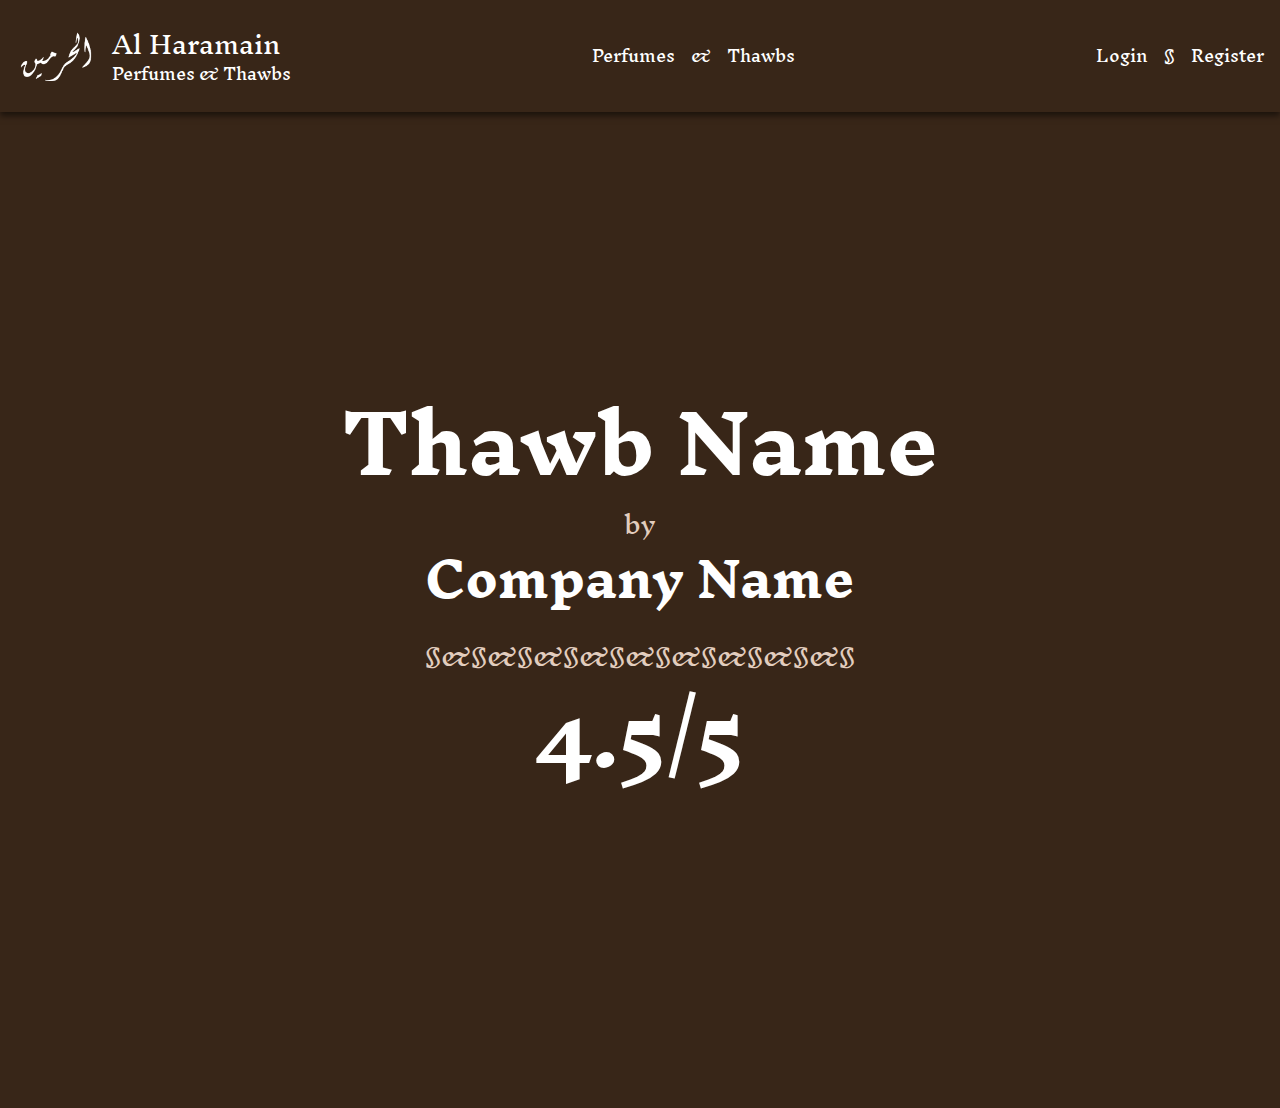
<file: HTML Files/thawbReviews.html>
<!DOCTYPE html>
<html lang="en">
<head>
    <meta charset="UTF-8">
    <meta name="viewport" content="width=device-width, initial-scale=1.0">
    <title>Reviews - Al Haramain Perfumes & Thawbs</title>
    <link rel="icon" type="image/x-icon" href="../assets/webTechProjLogo.png">
    <link href="https://fonts.googleapis.com/css2?family=Inknut+Antiqua:wght@400;700&display=swap" rel="stylesheet">
    <link rel="stylesheet" href="../CSS Files/reviews.css">
    <link rel="stylesheet" href="../CSS Files/headerFooter.css">
</head>
<body>
  <!-- Modular Header -->
  <header id="main-header">
    <a href="../index.html" class="logo-link">
      <div class="logo-container">
        <img src="../assets/webTechProjLogo.png" alt="Logo" class="logo">
        <div class="logo-text">
          <p class="title">Al Haramain</p>
          <p class="subtitle">Perfumes & Thawbs</p>
        </div>
      </div>
    </a>

    <!-- Hamburger Menu -->
    <div class="hamburger-menu" id="hamburger-menu">
      <span class="hamburger-icon">☰</span>
    </div>

    <!-- Navigation Links -->
    <nav class="nav-links" id="nav-links">
      <a href="./perfumeShop.html">Perfumes</a>
      <p>&</p>
      <a href="./thawbShop.html">Thawbs</a>
    </nav>

    <!-- Authentication Links -->
    <div class="auth-links" id="auth-links">
      <a href="./login.html">Login</a>
      <p>§</p>
      <a href="./register.html">Register</a>
    </div>
  </header>

  <div class="container">
    <div class="product-details">
      <h1 id="thawb-name">Thawb Name</h1>
      <p>by</p>
      <h2 id="company-name">Company Name</h2>
      <p>§&§&§&§&§&§&§&§&§&§</p>
      <h1 id="overall-rating">4.5/5</h1>
      <br>
    </div>
  </div>
  
  <script src="../JS Files/thawbReviews.js" type="module"></script>
  <script src="../JS Files/loggedInCheck.js" type="module"></script>
  <script src="../JS Files/index.js" type="module"></script>
</body>
</html>
</file>
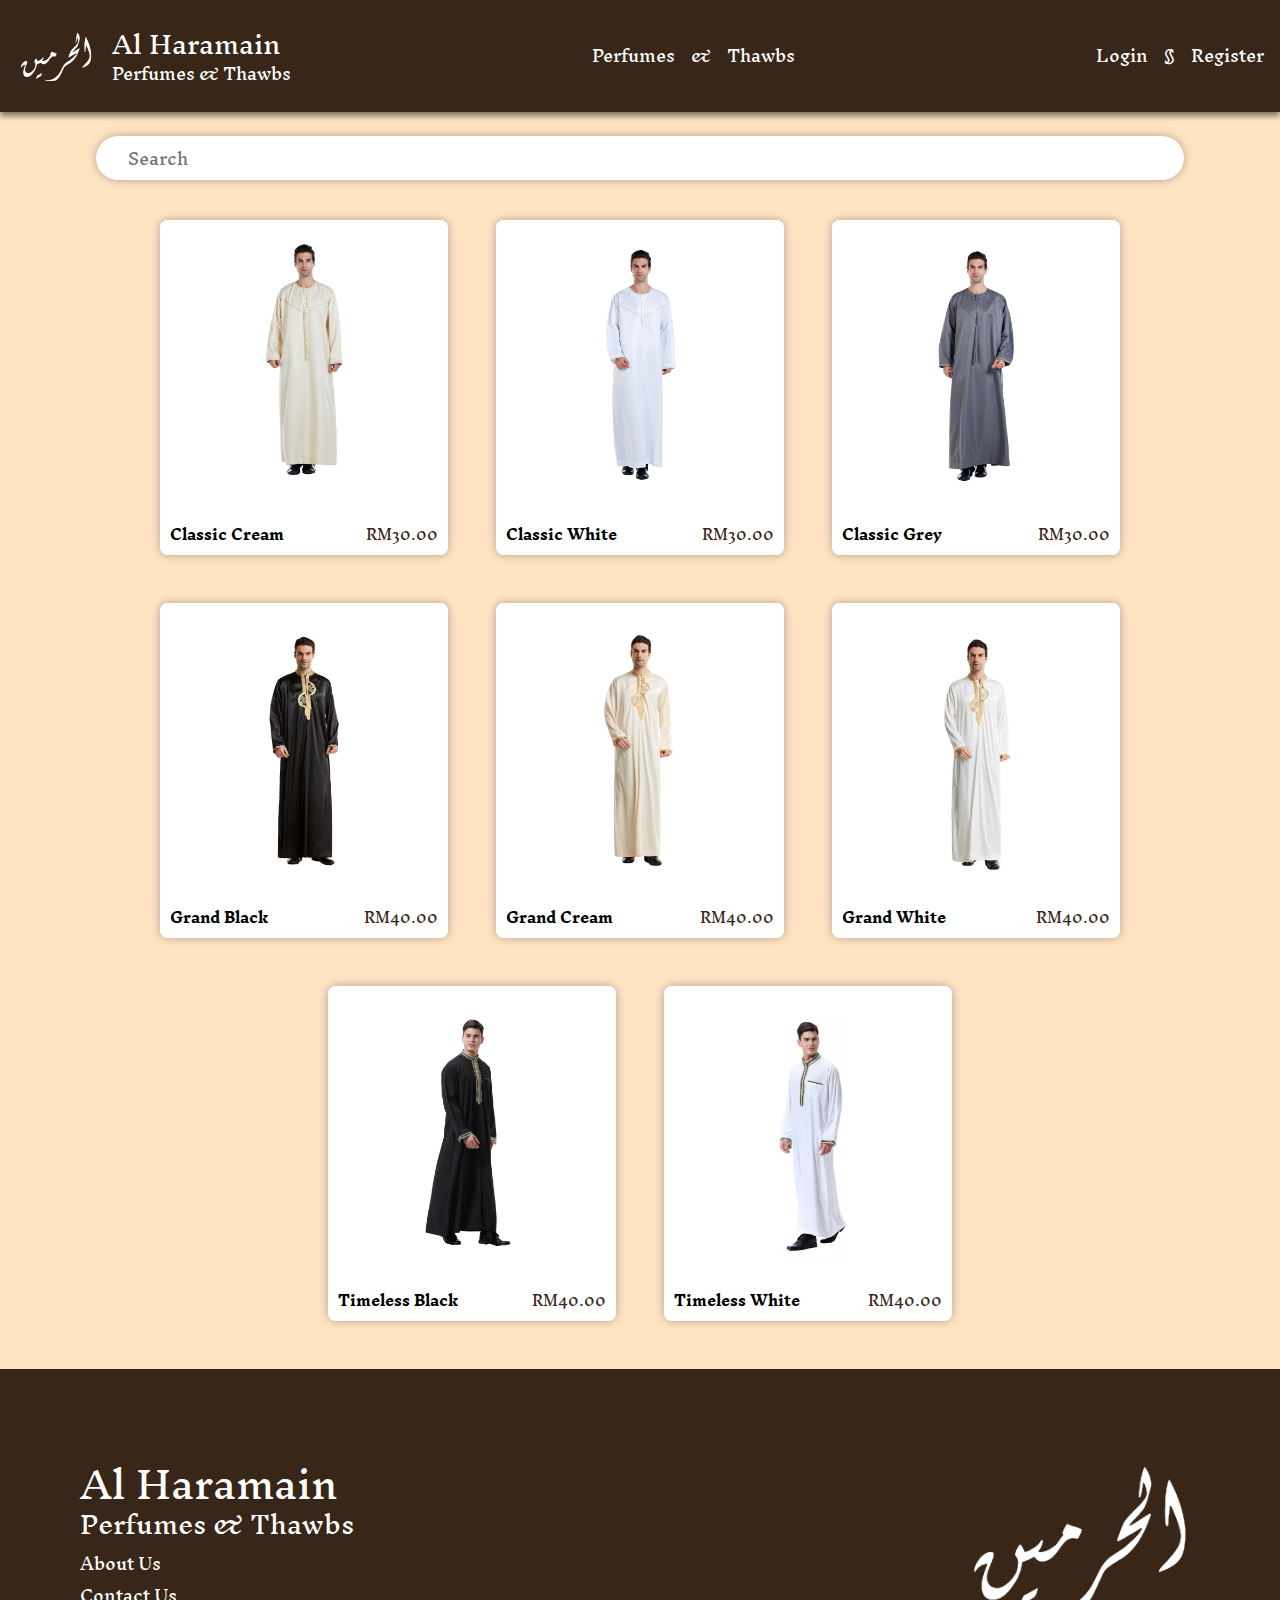
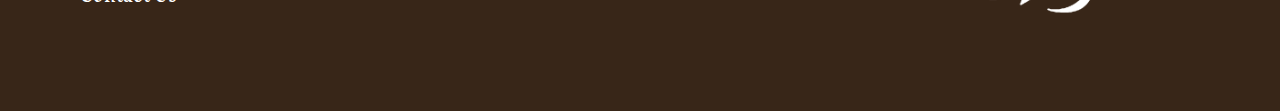
<file: HTML Files/thawbShop.html>
<!DOCTYPE html>
<html lang="en">
<head>
  <meta charset="UTF-8">
  <meta name="viewport" content="width=device-width, initial-scale=1.0">
  <title>Thawbs - Al Haramain Perfumes & Thawbs</title>
  <link rel="icon" type="image/x-icon" href="../assets/webTechProjLogo.png">
  <link href="https://fonts.googleapis.com/css2?family=Inknut+Antiqua:wght@400;700&display=swap" rel="stylesheet">
  <link rel="stylesheet" href="../CSS Files/shop.css">
  <link rel="stylesheet" href="../CSS Files/headerFooter.css">
</head>
<body style="background-color: bisque; margin: 0;">
  <!-- Modular Header -->
  <header id="main-header">
    <a href="../index.html" class="logo-link">
      <div class="logo-container">
        <img src="../assets/webTechProjLogo.png" alt="Logo" class="logo">
        <div class="logo-text">
          <p class="title">Al Haramain</p>
          <p class="subtitle">Perfumes & Thawbs</p>
        </div>
      </div>
    </a>

    <!-- Hamburger Menu -->
    <div class="hamburger-menu" id="hamburger-menu">
      <span class="hamburger-icon">☰</span>
    </div>

    <!-- Navigation Links -->
    <nav class="nav-links" id="nav-links">
      <a href="./perfumeShop.html">Perfumes</a>
      <p>&</p>
      <a href="./thawbShop.html">Thawbs</a>
    </nav>

    <!-- Authentication Links -->
    <div class="auth-links" id="auth-links">
      <a href="./login.html">Login</a>
      <p>§</p>
      <a href="./register.html">Register</a>
    </div>
  </header>

  <!-- Search Bar -->
  <section id="search-section">
    <input 
      type="text" 
      id="search-bar" 
      placeholder="Search"
    >
  </section>

  <!-- Product Grid -->
  <section id="product-grid">
    <!-- Products will dynamically get added here via JS -->
  </section>
  
  <!-- Modular Footer -->
  <footer id="main-footer">
    <div class="footer-content">
      <div class="footer-text">
        <p class="footer-title">Al Haramain</p>
        <p class="footer-subtitle">Perfumes & Thawbs</p>
        <div class="footer-links">
          <a href="./aboutUs.html">About Us</a><br>
          <a href="./contactUs.html">Contact Us</a>
        </div>
      </div>
    </div>
    <!-- New container for the logo to align it to the right -->
    <div class="footer-logo-container">
      <img src="../assets/webTechProjLogo.png" alt="Logo" class="footer-logo">
    </div>
  </footer>
  
  <script src="../JS Files/thawbShop.js" type="module"></script>
  <script src="../JS Files/loggedInCheck.js" type="module"></script>
  <script src="../JS Files/index.js" type="module"></script>
</body>
</html>
</file>
<file: CSS Files/headerFooter.css>
/* General Styles */
body {
  margin: 0;
  font-family: 'Inknut Antiqua', serif;
  line-height: 1.5;
  background-color: bisque;
  display: flex;
  flex-direction: column;
  align-items: center;
  justify-content: flex-start;
  width: 100%;
  overflow-x: hidden;
}

/* Header Styles */
#main-header {
  background-color: #382618;
  padding: 1rem;
  display: flex;
  justify-content: space-between;
  align-items: center;
  width: 100%;
  box-sizing: border-box;
  box-shadow: 0 4px 6px rgba(0, 0, 0, 0.5);
  z-index: 1000;
  position: relative;
}

#main-header .logo-container {
  display: flex;
  align-items: center;
  gap: 1rem;
}

#main-header .logo {
  width: 5rem;
}

#main-header .logo-text .title,
#main-header .logo-text .subtitle {
  font-size: 1.5rem;
  color: white;
  margin: 0;
}

#main-header .logo-text .title {
  font-size: 1.5rem;
}

#main-header .logo-text .subtitle {
  font-size: 1rem;
}

#main-header .nav-links,
#main-header .auth-links {
  display: flex;
  align-items: center;
  gap: 1rem;
}

#main-header a, p {
  color: white;
  text-decoration: none;
}

#main-header a:hover {
  color: white;
}

/* Hamburger Menu */
.hamburger-menu {
  display: none;
  cursor: pointer;
}

.hamburger-icon {
  font-size: 2rem;
  color: white;
}

/* Footer Styles */
#main-footer {
  background-color: #382618;
  padding: 3rem 5rem;
  display: flex;
  justify-content: space-between;
  align-items: center;
  width: 100%;
  box-sizing: border-box;
}

#main-footer .footer-content {
  display: flex;
  flex-direction: column;
  gap: 1rem;
}

#main-footer .footer-text {
  display: flex;
  flex-direction: column;
  gap: 0.5rem;
  line-height: 2rem;
}

#main-footer .footer-title {
  font-size: 2.3rem;
  color: white;
  margin: 0;
}

#main-footer .footer-subtitle {
  font-size: 1.5rem;
  color: white;
  margin: 0;
}

#main-footer .footer-links a {
  color: white;
  text-decoration: none;
}

#main-footer .footer-links a:hover {
  color: white;
}

/* Logo Styles */
#main-footer .footer-logo-container {
  margin-left: auto;
}

#main-footer .footer-logo {
  height: 15rem;
  width: auto;
}

/* Responsive Design for Mobile */
@media (max-width: 768px) {
  /* Stack header content vertically on small screens */
  #main-header {
    flex-direction: column;
    align-items: center;
    padding: 1rem 2rem;
  }

  #main-header .logo-container {
    justify-content: center;
    width: 100%;
    margin-bottom: 1rem;
  }

  #main-header .logo {
    width: 4rem;
  }

  #main-header .logo-text .title {
    font-size: 1.3rem;
  }

  #main-header .logo-text .subtitle {
    font-size: 0.8rem;
  }

  /* Hide nav and auth links on mobile by default */
  #main-header .nav-links,
  #main-header .auth-links {
    display: none;
    flex-direction: row;
    justify-content: center;
    gap: 0.5rem;
    text-align: center;
    width: 100%;
    margin: 0.5rem 0rem;
  }

  /* Show hamburger menu icon on mobile */
  .hamburger-menu {
    display: block;
  }

  /* Show links when active */
  #main-header .nav-links.active,
  #main-header .auth-links.active {
    display: flex;
  }

  /* Footer */
  #main-footer {
    flex-direction: column;
    padding: 2rem 2rem;
  }

  #main-footer .footer-content {
    width: 100%;
    text-align: center;
  }

  #main-footer .footer-logo-container {
    margin-left: 0;
    margin-top: 1rem;
    display: flex;
    justify-content: center;
  }

  #main-footer .footer-logo {
    height: 10rem;
  }

  #main-footer .footer-links {
    margin-top: 1rem;
  }
}
</file>
<file: CSS Files/index.css>
/* Main Image Section */
.main-img {
  background: url('../assets/mainImg.png') no-repeat center center/cover;
  background-image: url(../assets/mainImg.png);
  height: 50rem;
  display: flex;
  width: 100%;
  align-items: center;
  justify-content: center;
  flex-direction: column;
}

.main-img-logo {
  height: 30rem;
}

.main-img-text {
  font-size: 3rem;
  margin-top: 0;
  text-align: center;
}

#perfume-display, #review-display {
  display: flex;
  flex-direction: row;
  justify-content: space-around;
  gap: 1rem;
  max-width: 100%;
  width: 80%;
}

.review-item {
  background-color: #382618;
}

.review-item p {
  font-size: 5rem;
}

#perfume-display a, #review-display a{
  text-decoration: none;
  color: white;
}

.perfume-item, .review-item {
  box-shadow: 0px 0px 15px rgba(0, 0, 0, 0.5);
  border-radius: 1.5rem;
  margin-bottom: 3rem;
  width: calc(30% - 1rem);
  text-align: center;
  padding: 1rem;
  transition: transform 0.3s;
}

.perfume-item:hover, .review-item:hover {
  transform: scale(1.05);
}

.perfume-item img {
  width: 100%;
  border-radius: 1rem;
}

.perfume-item p {
  margin-top: 0.5rem;
  font-size: 3rem;
  font-weight: bold;
  margin: 0;
  color: #382618;
}

/* Products Section */
#products {
  background-color: #382618;
  width: 100%;
  padding: 2rem 5rem;
  display: flex;
  justify-content: center;
  align-items: center;
  flex-direction: column;
}

#productsHeading {
  color: white;
  font-size: 3rem;
  margin-top: 0;
}

.product-container {
  display: flex;
  justify-content: space-between;
  gap: 2rem;
  width: 80%;
}

.product-link {
  font-family: 'Inknut Antiqua', serif;
  text-decoration: none;
  width: 60rem;
  height: 20rem;
  display: flex;
  justify-content: center;
  align-items: center;
  border-radius: 15px; 
  box-shadow: inset 0 0 10px rgba(255, 255, 255, 0.6);
  transition: box-shadow 0.3s, transform 0.3s;
  background: none;
  border: none;
  cursor: pointer;
}

.product-link:hover {
  box-shadow: inset 0 0 20px rgba(255, 255, 255, 0.9);
  transform: scale(1.05);
}

.perfumeBox {
  background-image: url('../assets/perfumePic.png');
  background-size: cover;
  background-position: center;
  background-repeat: no-repeat;
  color: white;
  text-shadow: 0px 2px 10px rgba(0, 0, 0, 1);
  font-size: 3rem;
}

.thawbsBox {
  background-image: url('../assets/thawbPic.png');
  background-size: cover;
  background-position: center;
  background-repeat: no-repeat;
  color: white;
  text-shadow: 0px 2px 10px rgba(0, 0, 0, 1); 
  font-size: 3rem;
}


/* Responsive Design for Mobile */
@media (max-width: 768px) {
  .main-img {
    height: auto;
    padding: 2rem;
  }

  .main-img-logo {
    height: 15rem;
  }

  .main-img-text {
    font-size: 1.5rem;
    text-align: center;
  }

  .products-section {
    align-items: center;
    padding: 2rem 1rem;
  }

  .product-container {
    flex-direction: column;
    align-items: center;
    gap: 2rem;
    max-width: 100%;
  }

  .product-link {
    width: 80%;
    height: 15rem;
  }

  .perfumeBox, .thawbsBox {
    font-size: 2rem;
  }

  #perfume-display, #review-display {
    flex-direction: column;
    justify-content: center;
    align-items: center;
  }

  .perfume-item, .review-item {
    width: 80%;
  }
}
</file>
<file: CSS Files/aboutContact.css>
.container {
  display: flex;
  width: 100%;
}

.left {
  flex: 2;
  background: no-repeat center center/cover;
}

.container[data-page="aboutUs"] .left {
  background-image: url('../assets/aboutUsBG.png');
}

.container[data-page="contactUs"] .left {
  background-image: url('../assets/contactUsBG.png');
}

.right {
  flex: 1;
  display: flex;
  flex-direction: column;
  justify-content: center;
  align-items: center;
  padding: 3rem;
  background-color: #382618;
  box-shadow: -10px 0px 20px rgba(0, 0, 0, 0.5);
}

.aboutUs, .contactUs {
  width: 100%;
  max-width: 400px;
  text-align: center;
}

.aboutUs h1, .contactUs h1 {
  font-size: 5rem;
  line-height: 6rem;
  margin-top: 0;
  margin-bottom: 20px;
  color: white;
}

.aboutUs h2, .contactUs label {
  font-size: 1.7rem;
  line-height: 5rem;
  margin-top: 0;
  margin-bottom: 10px;
  color: white;
}

.aboutUs input, .contactUs input {
  font-size: 1rem;
  width: 20rem;
  font-family: 'Inknut Antiqua', serif;
  padding: 0.1rem 2rem;
  margin: 0 0 1.5rem 0;
  background-color: #E2CDBE;
  color: #382618;
  border-radius: 5rem;
  border: none;
}

.contactUs textarea {
  font-size: 1rem;
  width: 20rem;
  font-family: 'Inknut Antiqua', serif;
  padding: 0.1rem 2rem;
  margin: 0 0 1.5rem 0;
  background-color: #E2CDBE;
  color: #382618;
  border-radius: 2rem;
  border: none;
  resize: none;
}

.aboutUs button, .contactUs button {
  font-size: 1rem;
  font-family: 'Inknut Antiqua', serif;
  padding: 0.1rem 2rem;
  background-color: #382618;
  color: white;
  border: 0.2rem solid white;
  border-radius: 5rem;
  cursor: pointer;
  box-shadow: 0 0 15px 1px rgba(255, 255, 255, 0.3);
  transition: box-shadow 0.3s;
}

.aboutUs button:hover, .contactUs button:hover {
  box-shadow: 0 0 15px 3px rgba(255, 255, 255, 0.5);
}

.aboutUs p {
  margin: 15px 0;
  color: #E2CDBE;
  font-size: 1.3rem;
  line-height: 1.2;
}

@media (max-width: 768px) {
  .left {
      display: none;
  }
  .right {
      flex: 1;
      padding: 2rem;
  }
}
</file>
<file: CSS Files/cart.css>
.container {
  min-height: 50rem;
  display: flex;
  width: 100%;
  flex-direction: column;
  justify-content: start;
  align-items: center;
  padding: 3rem;
  background-color: #382618;
  box-shadow: -10px 0px 20px rgba(0, 0, 0, 0.5);
}

.cart-details {
  display: flex;
  flex-direction: column;
  width: 100%;
  text-align: center;
  align-items: center;
  justify-content: center;
}

.cart-details h1 {
  font-size: 5rem;
  line-height: 6rem;
  margin-top: 0;
  margin-bottom: 20px;
  color: white;
}

.cart-product {
  display: flex;
  flex-direction: row;
  width: 80%;
  justify-content: space-between;
  align-items: center;
  padding: 1.5rem 3rem;
  margin: 2rem;
  border: 0.2rem solid white;
  border-radius: 2rem;
  overflow: hidden;
}

.product-img {
  width: 15rem;
  height: 15rem;
  border-radius: 2rem;
  object-fit: cover;
}

.product-details {
  display: flex;
  flex-direction: column;
  text-align: left;
}

.product-details h2 {
  font-size: 3rem;
  line-height: 100%;
  margin: 0;
  color: white;
}
.product-details h3 {
  font-size: 2rem;
  margin: 0;
  line-height: 100%;
  color: white;
}

.cart-product h2 {
  font-size: 3rem;
  line-height: 100%;
  margin: 0;
  color: white;
}
.cart-product h3 {
  font-size: 2rem;
  margin: 0;
  line-height: 100%;
  color: white;
}

.remove-item {
  width: 3rem;
  height: 3rem;
  font-size: 3rem;
  line-height: 0;
  border-radius: 3rem;
  background-color: red;
  color: white;
  border: none;
}

#checkout {
  font-size: 1rem;
  font-family: 'Inknut Antiqua', serif;
  padding: 0.1rem 2rem;
  background-color: #E2CDBE;
  box-shadow: 0 0 15px 1px rgba(255, 255, 255, 0.3);
  color: #382618;
  border: 0.2rem solid white;
  border-radius: 5rem;
  cursor: pointer;
  transition: box-shadow 0.3s;
}

#checkout:hover {
  box-shadow: 0 0 15px 3px rgba(255, 255, 255, 0.5);
}

.error {
  color: red;
  font-size: 1rem;
  margin: 10px 0;
}

/* Mobile view responsiveness */
@media (max-width: 768px) {
  .container {
    padding: 1rem;
  }

  .cart-details h1 {
    font-size: 3rem;
    line-height: 4rem;
  }

  .cart-product {
    flex-direction: column;
    width: 80%;
    padding: 1rem;
    margin: 1rem 0;
  }

  .product-img {
    width: 100%;
    height: auto;
    margin-bottom: 1rem;
  }

  .product-details {
    text-align: center;
  }

  .product-details h2,
  .product-details h3,
  .cart-product h2,
  .cart-product h3 {
    font-size: 2rem;
  }

  .remove-item {
    width: 4rem;
    height: 4rem;
    font-size: 2rem;
    align-self: center;
    margin-top: 1rem;
  }
}
</file>
<file: CSS Files/loginReg.css>
body {
  margin: 0;
  font-family: 'Inknut Antiqua', serif;
  display: flex;
  height: 100vh;
  background-color: #382618;
}

.container {
  display: flex;
  width: 100%;
}

.left {
  flex: 2;
  background: no-repeat center center/cover;
}

.container[data-page="login"] .left {
  background-image: url(../assets/loginBG.png);
}

.container[data-page="register"] .left {
  background-image: url(../assets/registerBG.png);
}

.right {
  flex: 1;
  display: flex;
  flex-direction: column;
  justify-content: center;
  align-items: center;
  padding: 3rem;
  background-color: #382618;
  box-shadow: -10px 0px 20px rgba(0, 0, 0, 0.5);
}

.login-form {
  width: 100%;
  max-width: 400px;
  text-align: center;
}

.login-form h1 {
  font-size: 5rem;
  line-height: 6rem;
  margin-top: 0;
  margin-bottom: 20px;
  color: white;
}

.login-form input {
  font-size: 1rem;
  width: 20rem;
  font-family: 'Inknut Antiqua', serif;
  padding: 0.1rem 2rem;
  margin: 0 0 1.5rem 0;
  background-color: #E2CDBE;
  color: #382618;
  border-radius: 5rem;
  border: none;
}

.login-form button {
  font-size: 1rem;
  font-family: 'Inknut Antiqua', serif;
  padding: 0.1rem 2rem;
  background-color: #382618;
  box-shadow: 0 0 15px 1px rgba(255, 255, 255, 0.3);
  color: white;
  border: 0.2rem solid white;
  border-radius: 5rem;
  cursor: pointer;
  transition: box-shadow 0.3s;
}

.login-form button:hover {
  box-shadow: 0 0 15px 3px rgba(255, 255, 255, 0.5);
}

.login-form p {
  margin: 15px 0;
  color: #E2CDBE;
  font-size: 1.5rem;
  line-height: 1.2;
}

.login-form .register-button {
  background-color: #E2CDBE;
  color: #382618;
  margin-top: 10px;
}

.error {
  color: red;
  font-size: 1rem;
  margin: 10px 0;
}

@media (max-width: 768px) {
  .left {
      display: none;
  }
  .right {
      flex: 1;
      padding: 2rem;
      height: 100%;
  }
}
</file>
<file: CSS Files/product.css>
.container {
  display: flex;
  width: 100%;
  min-height: 100vh;
}

.left {
  flex: 1.5;
  background: no-repeat center center/cover;
}

.right {
  flex: 1;
  display: flex;
  flex-direction: column;
  justify-content: center;
  align-items: center;
  padding: 3rem;
  background-color: #382618;
  box-shadow: -10px 0px 20px rgba(0, 0, 0, 0.5);
}

.product-details {
  width: 100%;
  max-width: 400px;
  text-align: center;
}

#review-link {
  color: white;
}

#review-link:visited {
  color: white;
}

.product-details h1 {
  font-size: 5rem;
  line-height: 6rem;
  margin-top: 0;
  margin-bottom: 20px;
  color: white;
}
.product-details h2 {
  font-size: 3rem;
  line-height: 3rem;
  margin-top: 0;
  color: white;
}
.product-details h3 {
  font-size: 3rem;
  margin: 0 1rem;
  margin-bottom: 1rem;
  line-height: 100%;
  color: white;
}

.product-details p {
  margin: 15px 0;
  color: #E2CDBE;
  font-size: 1.5rem;
  line-height: 1.2;
}

.error {
  color: red;
  font-size: 1rem;
  margin: 10px 0;
}

#quantity-price-container {
  display: flex;
  justify-content: space-between;
  align-items: center;
  width: 100%;
  padding: 10px;
}

#quantity-changer {
  flex: 1;
  width: 12rem;
  display: flex;
  align-items: center;
  justify-content: space-between;
  gap: 0.1rem;
}

#quantity-changer button {
  width: 3rem;
  height: 3rem;
  display: flex;
  justify-content: center;
  align-items: center;
  border-radius: 3rem;
  font-size: 3rem;
  line-height: 0;
  text-align: center;
  border: 0.2rem solid white;
  background-color: #382618;
  color: white;
  box-shadow: 0 0 15px 1px rgba(255, 255, 255, 0.3);
  transition: box-shadow 0.3s;
}

#quantity-changer button:hover {
  box-shadow: 0 0 15px 3px rgba(255, 255, 255, 0.5);
}

#price-display {
  justify-content: flex-end;
  flex: 2;
  text-align: right;
  display: flex;
}

#price-display p {
  color: white;
  margin: 0;
}

#total-price {
  font-size: 2.5rem;
}

#currency {
  font-size: 1.5rem;
}

.price-column {
  display: flex;
  flex-direction: column;
}

.price-column button{
  font-family: 'Inknut Antiqua', serif;
  margin: 0.2rem 0.5rem;
  border-radius: 2rem;
  border: 0.2rem solid white;
  background-color: #382618;
  color: white;
  box-shadow: 0 0 15px 1px rgba(255, 255, 255, 0.3);
  transition: box-shadow 0.3s;
}

#size-selector button {
  font-family: 'Inknut Antiqua', serif;
  margin: 1rem 0.5rem;
  border-radius: 2rem;
  width: 5rem;
  border: 0.2rem solid white;
  background-color: #382618;
  color: white;
  box-shadow: 0 0 15px 1px rgba(255, 255, 255, 0.3);
  transition: box-shadow 0.3s;
}

.price-column button:hover, #size-selector button:hover  {
  box-shadow: 0 0 15px 3px rgba(255, 255, 255, 0.5);
}

.price-column .active, #size-selector .active  {
  background-color: #E2CDBE;
  color: #382618;
}

#purchase-buttons button {
  margin: 0 1rem;
  font-size: 1rem;
  font-family: 'Inknut Antiqua', serif;
  padding: 0.1rem 2rem;
  background-color: #382618;
  color: white;
  border: 0.2rem solid white;
  border-radius: 5rem;
  cursor: pointer;
  box-shadow: 0 0 15px 1px rgba(255, 255, 255, 0.3);
  transition: box-shadow 0.3s;
}

#purchase-buttons button:hover {
  box-shadow: 0 0 15px 3px rgba(255, 255, 255, 0.5);
}

#purchase-buttons #buy-button {
  background-color: #E2CDBE;
  color: #382618;
  margin-top: 10px;
}

@media (max-width: 768px) {
  .container {
    flex-direction: column;
  }
  .left {
    flex: 1;
    min-height: 80vh;
  }
  .right {
      flex: 1;
      padding: 2rem;
      height: 100%;
  }
}
</file>
<file: CSS Files/reviews.css>
.container {
  display: flex;
  width: 100%;
  flex-direction: column;
  justify-content: center;
  align-items: center;
  padding: 3rem;
  background-color: #382618;
  box-shadow: -10px 0px 20px rgba(0, 0, 0, 0.5);
  min-height: 100vh;
}

.product-details {
  width: 100%;
  text-align: center;
}

.product-details h1 {
  font-size: 5rem;
  line-height: 6rem;
  margin-top: 0;
  margin-bottom: 20px;
  color: white;
}
.product-details h2 {
  font-size: 3rem;
  line-height: 3rem;
  margin-top: 0;
  color: white;
}
.product-details h3 {
  font-size: 3rem;
  margin: 0 1rem;
  margin-bottom: 1rem;
  line-height: 100%;
  color: white;
}

.product-details p {
  margin: 15px 0;
  color: #E2CDBE;
  font-size: 1.5rem;
  line-height: 1.2;
}

.error {
  color: red;
  font-size: 1rem;
  margin: 10px 0;
}

.review {
  width: 80%;
  display: flex;
  justify-content: space-between;
}

hr {
  width: 80%;
  margin-bottom: 2rem;
}

.col1 {
  display: flex;
  flex-direction: column;
  justify-content: end;
  color: white;
}

.col1 h2 {
  margin: 0;
}

.overall-rating {
  margin: 0;
  font-size: 3rem;
  color: white;
}
</file>
<file: CSS Files/shop.css>
.product-thumbnail {
  background-color: white;
  width: 18rem;
  height: 1%;
  box-shadow: 0px 0px 10px rgba(0, 0, 0, 0.3);
  border-radius: 8px;
  overflow: hidden;
  text-align: center;
  position: relative;
  transition: transform 0.3s ease; /* Smooth transition for glow and scale */
}

.product-thumbnail:hover {
  transform: scale(1.05); /* Slight zoom effect on hover */
  cursor: pointer;
}

.product-thumbnail img {
  width: 100%;
  height: 18rem;
  object-fit: cover;
}

.product-info {
  background-color: white;
  padding: 10px;
  display: flex;
  justify-content: space-between;
  align-items: center;
  font-size: 14px;
}

.product-info .name {
  font-weight: bold;
}

.product-info .price {
  color: #382618;
}

#search-section {
  text-align: center;
  width: 100%;
}

#search-bar {
  width: 80%; 
  padding: 10px; 
  font-size: 16px; 
  font-size: 1rem; 
  font-family: 'Inknut Antiqua', serif; 
  padding: 0.1rem 2rem; 
  margin: 1.5rem 0; 
  background-color: white; 
  color: #382618; 
  box-shadow: 0px 0px 10px rgba(0, 0, 0, 0.3);
  border-radius: 5rem; 
  border: none;
}

#product-grid {
  display: flex; 
  flex-wrap: wrap; 
  justify-content: center; 
  gap: 3rem 3rem; 
  padding: 1rem 2rem 3rem 2rem; 
  min-height: 20rem;
}

/* Responsive Design for Mobile */
@media (max-width: 768px) {
  #product-grid {
    grid-template-columns: repeat(2, 1fr);
  }
}
</file>
